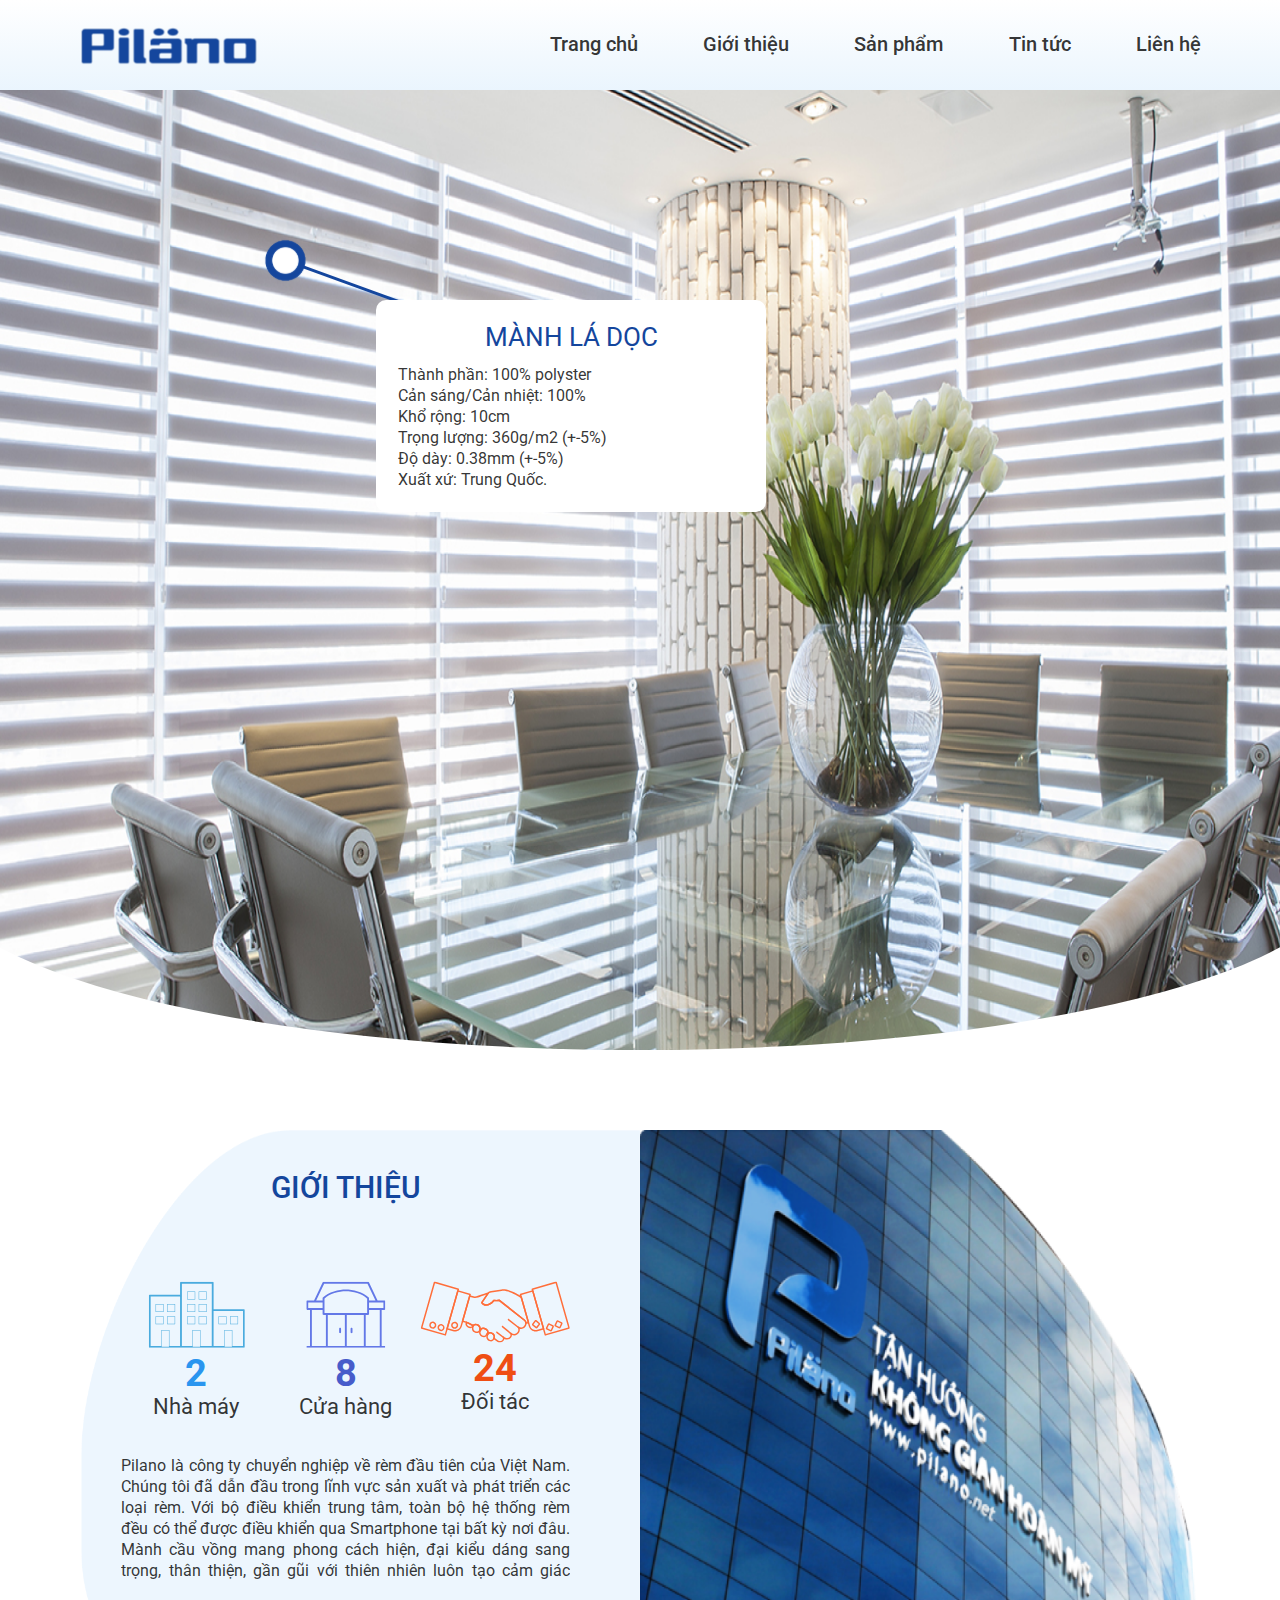
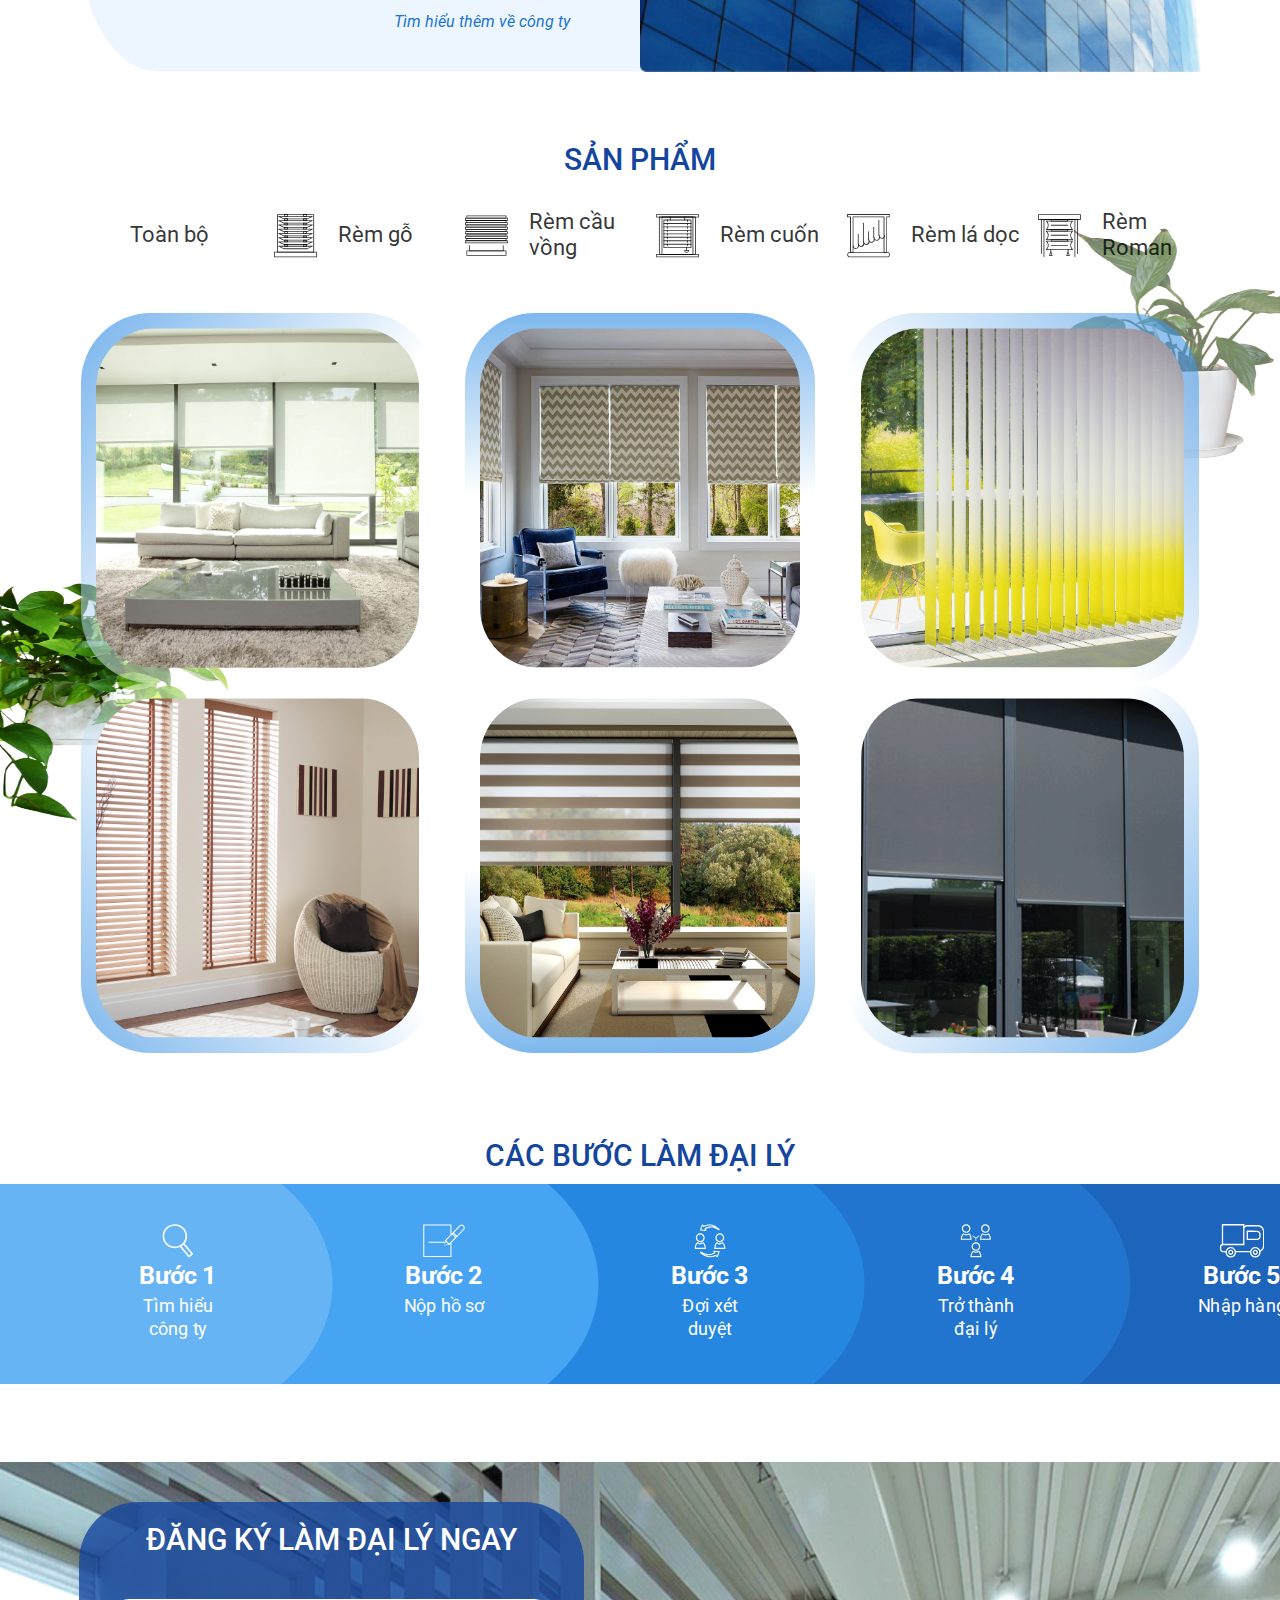
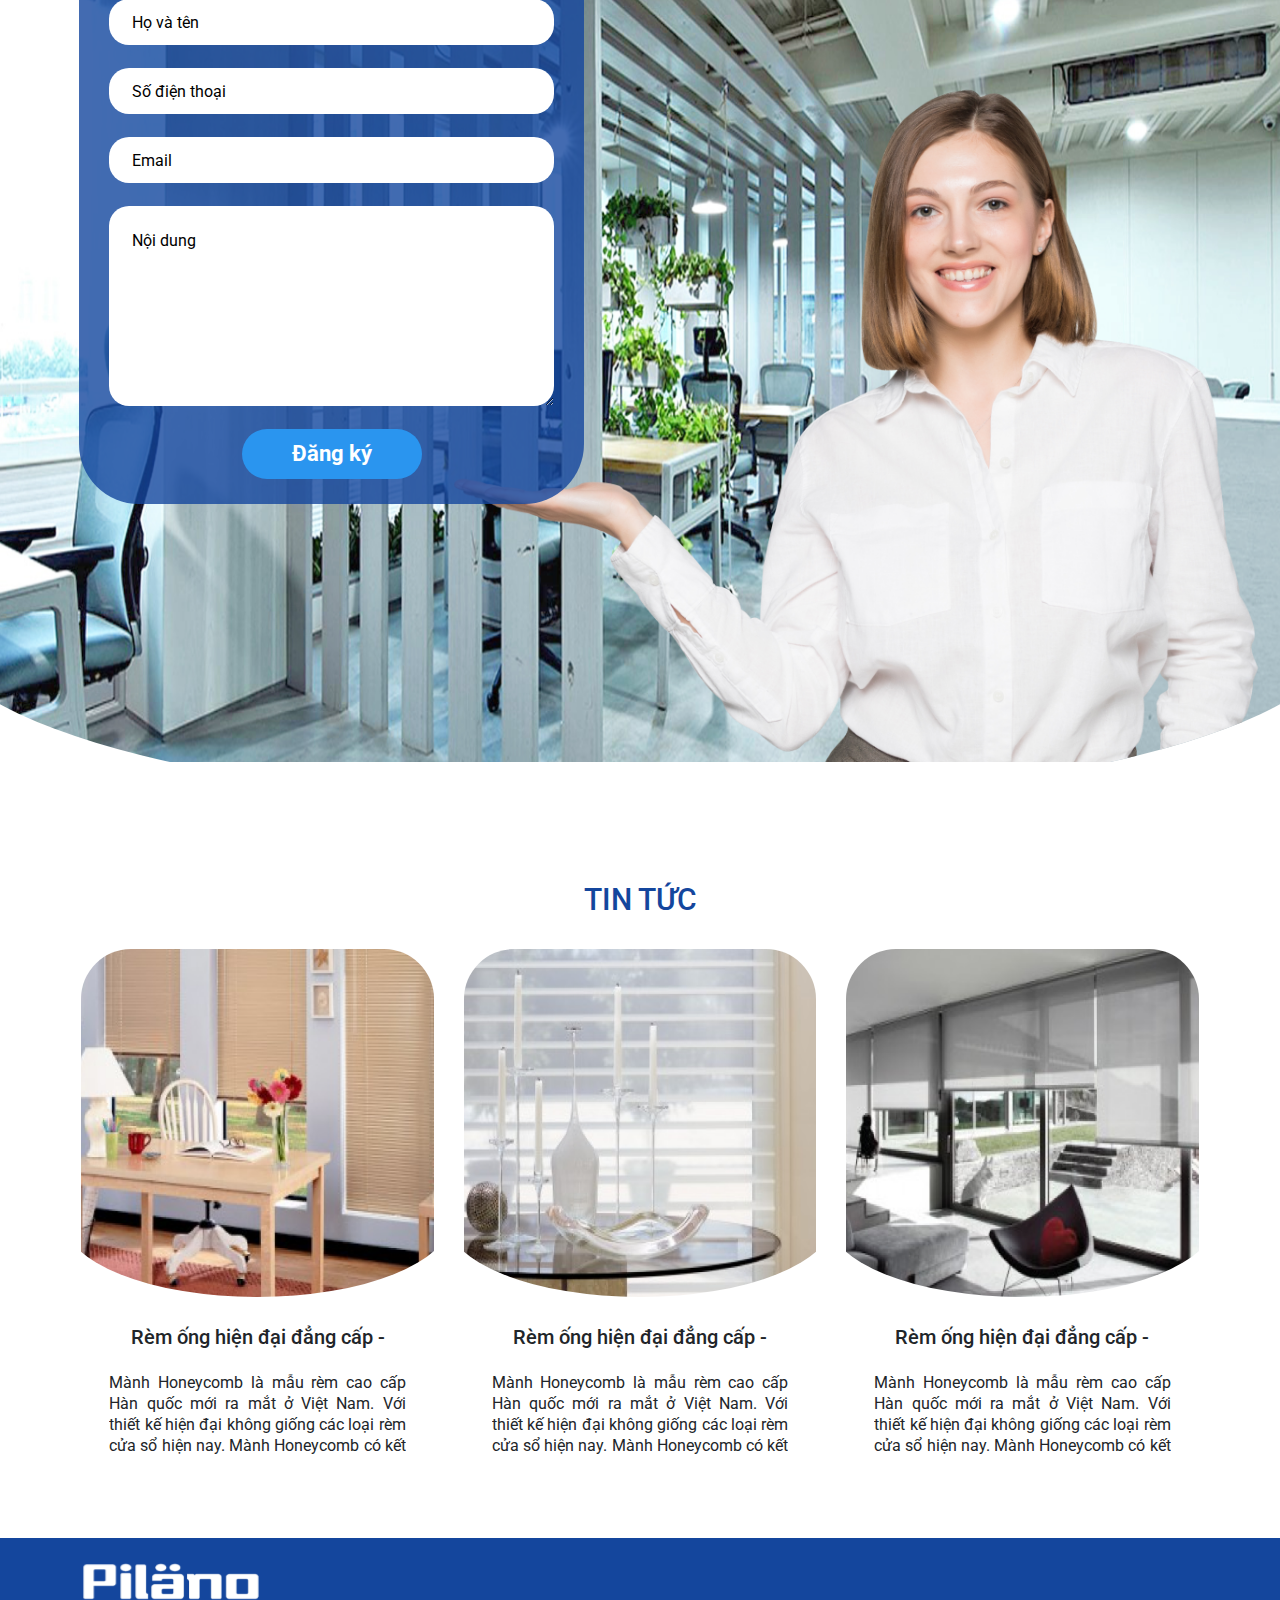
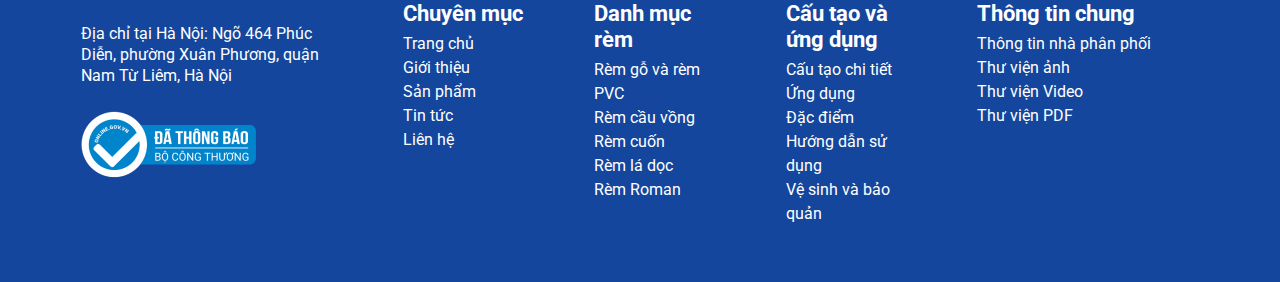
<file: index.html>
<!DOCTYPE html>
<html lang="en">
  <head>
    <meta charset="UTF-8" />
    <meta http-equiv="X-UA-Compatible" content="IE=edge" />
    <meta name="viewport" content="width=device-width, initial-scale=1.0" />
    <!-- Latest compiled and minified CSS -->
    <link
      rel="stylesheet"
      href="https:/maxcdn.bootstrapcdn.com/bootstrap/4.5.2/css/bootstrap.min.css"
    />
    <!-- jQuery library -->
    <script src="https:/ajax.googleapis.com/ajax/libs/jquery/3.5.1/jquery.min.js"></script>
    <!-- Popper JS -->
    <script src="https:/cdnjs.cloudflare.com/ajax/libs/popper.js/1.16.0/umd/popper.min.js"></script>
    <!-- Latest compiled JavaScript -->
    <script src="https:/maxcdn.bootstrapcdn.com/bootstrap/4.5.2/js/bootstrap.min.js"></script>
    <title>Home Page</title>
    <link rel="stylesheet" href="/static/css/main.css" />
    <link rel="stylesheet" href="/static/css/response.css" />
  </head>
  <body>
    <header class="active custom-padding">
      <div class="container-box flex-2">
        <a href="./index.html" class="logo-box">
          <img src="/static/images/home/logo-page.svg" alt="" />
        </a>
        <div class="nav-box">
          <img src="./static/images/home/nav.svg" alt="" />
        </div>
        <ul class="navigation flex-2">
          <div class="close"></div>
          <li><a href="./index.html">Trang chủ</a></li>
          <li><a href="./Introduce.html">Giới thiệu</a></li>
          <li><a href="./Products.html">Sản phẩm</a></li>
          <li><a href="./Articles.html">Tin tức</a></li>
          <li><a href="./Contact.html">Liên hệ</a></li>
        </ul>
      </div>
    </header>

    <section class="banner-home">
      <img src="/static/images/home/banner-home-1.png" alt="" />
      <div class="button">
        <img src="/static/images/home/button_banner.svg" alt="" />
        <div class="description-box">
          <div class="title-box">MÀNH LÁ DỌC</div>
          <div class="descriptions">
            <p>Thành phần: 100% polyster</p>
            <p>Cản sáng/Cản nhiệt: 100%</p>
            <p>Khổ rộng: 10cm</p>
            <p>Trọng lượng: 360g/m2 (+-5%)</p>
            <p>Độ dày: 0.38mm (+-5%)</p>
            <p>Xuất xứ: Trung Quốc.</p>
          </div>
        </div>
      </div>
    </section>

    <section class="introduce-home custom-padding container-box">
      <div class="container-fluid">
        <div class="row">
          <div class="col-12 col-sm-12 col-lg-12 col-xl-6 content flex-1">
            <img src="/static/images/home/bg-content-intro.png" alt="" />
            <p class="title-type-1">Giới thiệu</p>
            <div class="container">
              <div class="row info">
                <div class="col-4 d-flex align-items-center flex-column">
                  <img src="/static/images/home/icon-intro-1.svg" alt="" />
                  <p class="number">2</p>
                  <p>Nhà máy</p>
                </div>
                <div class="col-4 d-flex align-items-center flex-column">
                  <img src="/static/images/home/icon-intro-2.svg" alt="" />
                  <p class="number">8</p>

                  <p>Cửa hàng</p>
                </div>
                <div class="col-4 d-flex align-items-center flex-column">
                  <img src="/static/images/home/icon-intro-3.svg" alt="" />
                  <p class="number">24</p>
                  <p>Đối tác</p>
                </div>
              </div>
            </div>
            <p class="short-description">
              Pilano là công ty chuyển nghiệp về rèm đầu tiên của Việt Nam.
              Chúng tôi đã dẫn đầu trong lĩnh vực sản xuất và phát triển các
              loại rèm. Với bộ điều khiển trung tâm, toàn bộ hệ thống rèm đều có
              thể được điều khiển qua Smartphone tại bất kỳ nơi đâu. Mành cầu
              vồng mang phong cách hiện, đại kiểu dáng sang trọng, thân thiện,
              gần gũi với thiên nhiên luôn tạo cảm giác thoải mái dễ chịu cho
              người sử dụng, đáp ứng đầy đủ những đòi hỏi khắt khe nhất của
              khách hàng. Mành cầu vồng tạo không gian sống một cách tuyệt vời
              nhất
            </p>
            <a href="/">Tìm hiểu thêm về công ty</a>
          </div>
          <div class="col-12 col-sm-12 col-lg-12 col-xl-6 image-box">
            <img src="/static/images/home/image-intro-1.png" alt="" />
          </div>
        </div>
      </div>
    </section>

    <section class="products-home">
      <img class="tree-1" src="/static/images/home/tree-1.png" alt="" />
      <img class="tree-2" src="/static/images/home/tree-2.png" alt="" />
      <div class="container-box">
        <p class="title-type-1">Sản phẩm</p>
        <div class="container-fluid categories-box">
          <div class="row">
            <div
              class="
                category
                col-2
                d-flex
                align-items-center
                justify-content-center
              "
            >
              <p>Toàn bộ</p>
            </div>
            <div
              class="
                category
                col-2
                d-flex
                align-items-center
                justify-content-start
              "
            >
              <img src="/static/images/home/rem-go.svg" alt="" />
              <p>Rèm gỗ</p>
            </div>
            <div
              class="
                category
                col-2
                d-flex
                align-items-center
                justify-content-start
              "
            >
              <img src="/static/images/home/rem-cau-vong.svg" alt="" />
              <p>Rèm cầu vồng</p>
            </div>
            <div
              class="
                category
                col-2
                d-flex
                align-items-center
                justify-content-start
              "
            >
              <img src="/static/images/home/rem-cuon.svg" alt="" />
              <p>Rèm cuốn</p>
            </div>
            <div
              class="
                category
                col-2
                d-flex
                align-items-center
                justify-content-start
              "
            >
              <img src="/static/images/home/rem-la-doc.svg" alt="" />
              <p>Rèm lá dọc</p>
            </div>
            <div
              class="
                category
                col-2
                d-flex
                align-items-center
                justify-content-start
              "
            >
              <img src="/static/images/home/rem-roman.svg" alt="" />
              <p>Rèm Roman</p>
            </div>
          </div>
        </div>
        <div class="container-fluid products-box">
          <div class="row">
            <div class="col-6 col-sm-6 col-xl-4 product">
              <div class="box">
                <img src="/static/images/products/product-1.png" alt="" />
                <p class="product-name">Rèm cầu vồng</p>
                <div class="short-description">
                  <p>
                    Đây thật sự là một sản phẩm của nghệ thuật trong ngành trang
                    trí nội thất giúp điều chỉnh ánh sáng cho không gian sống
                    một cách tuyệt vời nhất. Mành cầu vồng mang phong cách hiện
                    đại, kiểu dáng sang trọng. Bề mặt vải có tác dụng cản nhiệt,
                    cản sáng...
                  </p>
                </div>
              </div>
            </div>
            <div class="col-6 col-sm-6 col-xl-4 product">
              <div class="box">
                <img src="/static/images/products/product-2.png" alt="" />
                <p class="product-name">Rèm cầu vồng</p>
                <div class="short-description">
                  <p>
                    Đây thật sự là một sản phẩm của nghệ thuật trong ngành trang
                    trí nội thất giúp điều chỉnh ánh sáng cho không gian sống
                    một cách tuyệt vời nhất. Mành cầu vồng mang phong cách hiện
                    đại, kiểu dáng sang trọng. Bề mặt vải có tác dụng cản nhiệt,
                    cản sáng...
                  </p>
                </div>
              </div>
            </div>
            <div class="col-6 col-sm-6 col-xl-4 product">
              <div class="box">
                <img src="/static/images/products/product-3.png" alt="" />
                <p class="product-name">Rèm cầu vồng</p>
                <div class="short-description">
                  <p>
                    Đây thật sự là một sản phẩm của nghệ thuật trong ngành trang
                    trí nội thất giúp điều chỉnh ánh sáng cho không gian sống
                    một cách tuyệt vời nhất. Mành cầu vồng mang phong cách hiện
                    đại, kiểu dáng sang trọng. Bề mặt vải có tác dụng cản nhiệt,
                    cản sáng...
                  </p>
                </div>
              </div>
            </div>
            <div class="col-6 col-sm-6 col-xl-4 product">
              <div class="box">
                <img src="/static/images/products/product-4.png" alt="" />
                <p class="product-name">Rèm cầu vồng</p>
                <div class="short-description">
                  <p>
                    Đây thật sự là một sản phẩm của nghệ thuật trong ngành trang
                    trí nội thất giúp điều chỉnh ánh sáng cho không gian sống
                    một cách tuyệt vời nhất. Mành cầu vồng mang phong cách hiện
                    đại, kiểu dáng sang trọng. Bề mặt vải có tác dụng cản nhiệt,
                    cản sáng...
                  </p>
                </div>
              </div>
            </div>
            <div class="col-6 col-sm-6 col-xl-4 product">
              <div class="box">
                <img src="/static/images/products/product-5.png" alt="" />
                <p class="product-name">Rèm cầu vồng</p>
                <div class="short-description">
                  <p>
                    Đây thật sự là một sản phẩm của nghệ thuật trong ngành trang
                    trí nội thất giúp điều chỉnh ánh sáng cho không gian sống
                    một cách tuyệt vời nhất. Mành cầu vồng mang phong cách hiện
                    đại, kiểu dáng sang trọng. Bề mặt vải có tác dụng cản nhiệt,
                    cản sáng...
                  </p>
                </div>
              </div>
            </div>
            <div class="col-6 col-sm-6 col-xl-4 product">
              <div class="box">
                <img src="/static/images/products/product-6.png" alt="" />
                <p class="product-name">Rèm cầu vồng</p>
                <div class="short-description">
                  <p>
                    Đây thật sự là một sản phẩm của nghệ thuật trong ngành trang
                    trí nội thất giúp điều chỉnh ánh sáng cho không gian sống
                    một cách tuyệt vời nhất. Mành cầu vồng mang phong cách hiện
                    đại, kiểu dáng sang trọng. Bề mặt vải có tác dụng cản nhiệt,
                    cản sáng...
                  </p>
                </div>
              </div>
            </div>
          </div>
        </div>
      </div>
    </section>
    <section class="steps-home">
      <p class="title-type-1">Các bước làm đại lý</p>
      <div class="container-fluid d-flex steps-box">
        <div>
          <div class="step flex-1">
            <div class="box flex-1">
              <img src="/static/images/home/step-1.svg" alt="" />
              <p class="step-name">Bước 1</p>
              <p>Tìm hiểu công ty</p>
            </div>
          </div>
          <div class="step flex-1">
            <div class="box flex-1">
              <img src="/static/images/home/step-2.svg" alt="" />
              <p class="step-name">Bước 2</p>
              <p>Nộp hồ sơ</p>
            </div>
          </div>
          <div class="step flex-1">
            <div class="box flex-1">
              <img src="/static/images/home/step-3.svg" alt="" />
              <p class="step-name">Bước 3</p>
              <p>Đợi xét duyệt</p>
            </div>
          </div>
          <div class="step flex-1">
            <div class="box flex-1">
              <img src="/static/images/home/step-4.svg" alt="" />
              <p class="step-name">Bước 4</p>
              <p>Trở thành đại lý</p>
            </div>
          </div>
          <div class="step flex-1">
            <div class="box flex-1">
              <img src="/static/images/home/step-5.svg" alt="" />
              <p class="step-name">Bước 5</p>
              <p>Nhập hàng</p>
            </div>
          </div>
          <div class="step flex-1">
            <div class="box flex-1">
              <img src="/static/images/home/step-6.svg" alt="" />
              <p class="step-name">Bước 6</p>
              <p>Bắt đầu kinh doanh</p>
            </div>
          </div>
        </div>
      </div>
    </section>

    <section class="sign-up-home custom-padding">
      <div class="box-bg">
        <img class="bg" src="/static/images/home/sign-up-bg.png" alt="" />
        <img class="image" src="/static/images/home/sign-up-image.png" alt="" />
      </div>
      <div class="container-box">
        <form
          class="d-flex flex-column justify-content-between align-items-center"
        >
          <p class="title-type-1">Đăng ký làm đại lý ngay</p>
          <input required type="text" placeholder="Họ và tên" />
          <input required type="text" placeholder="Số điện thoại" />
          <input required type="text" placeholder="Email" />
          <textarea placeholder="Nội dung"></textarea>
          <button type="submit" class="btn-1 submit">Đăng ký</button>
        </form>
      </div>
    </section>

    <section class="articles-home container-box">
      <p class="title-type-1">tin tức</p>
      <div class="articles container-fluid">
        <div class="row">
          <div class="col-6 col-sm-6 col-xl-4 article">
            <div class="image-box">
              <img src="/static/images/articles/article-1.png" alt="" />
            </div>
            <div class="content">
              <div class="article-title">
                Rèm ống hiện đại đẳng cấp - Honey Comb Modero
              </div>
              <div class="short-description">
                Mành Honeycomb là mẫu rèm cao cấp Hàn quốc mới ra mắt ở Việt
                Nam. Với thiết kế hiện đại không giống các loại rèm cửa sổ hiện
                nay. Mành Honeycomb có kết cấu vải dạng tổ ong đem lại khả năng
                cách nhiệt,...
              </div>
            </div>
          </div>
          <div class="col-6 col-sm-6 col-xl-4 article">
            <div class="image-box">
              <img src="/static/images/articles/article-2.png" alt="" />
            </div>
            <div class="content">
              <div class="article-title">
                Rèm ống hiện đại đẳng cấp - Honey Comb Modero
              </div>
              <div class="short-description">
                Mành Honeycomb là mẫu rèm cao cấp Hàn quốc mới ra mắt ở Việt
                Nam. Với thiết kế hiện đại không giống các loại rèm cửa sổ hiện
                nay. Mành Honeycomb có kết cấu vải dạng tổ ong đem lại khả năng
                cách nhiệt,...
              </div>
            </div>
          </div>
          <div class="col-6 col-sm-6 col-xl-4 article">
            <div class="image-box">
              <img src="/static/images/articles/article-3.png" alt="" />
            </div>
            <div class="content">
              <div class="article-title">
                Rèm ống hiện đại đẳng cấp - Honey Comb Modero
              </div>
              <div class="short-description">
                Mành Honeycomb là mẫu rèm cao cấp Hàn quốc mới ra mắt ở Việt
                Nam. Với thiết kế hiện đại không giống các loại rèm cửa sổ hiện
                nay. Mành Honeycomb có kết cấu vải dạng tổ ong đem lại khả năng
                cách nhiệt,...
              </div>
            </div>
          </div>
        </div>
      </div>
    </section>

    <footer>
      <div class="container-box">
        <div class="container-fluid">
          <div class="row">
            <div class="col-24 col-sm-4 col-xl-3 logo-box">
              <img
                src="/static/images/home/logo-footer.svg"
                alt=""
                class="logo"
              />
              <p>
                Địa chỉ tại Hà Nội: Ngõ 464 Phúc Diễn, phường Xuân Phương, quận
                Nam Từ Liêm, Hà Nội
              </p>
              <img
                src="/static/images/home/notification.png"
                alt=""
                class="noti"
              />
            </div>
            <div class="col-24 col-sm-4 col-xl-2 menu-box">
              <p>Chuyên mục</p>
              <ul>
                <li><a href="./index.html">Trang chủ</a></li>
                <li><a href="./Introduce.html">Giới thiệu</a></li>
                <li><a href="./Products.html">Sản phẩm</a></li>
                <li><a href="./Articles.html">Tin tức</a></li>
                <li><a href="./Contact.html">Liên hệ</a></li>
              </ul>
            </div>
            <div class="col-24 col-sm-4 col-xl-2 categories-box">
              <p>Danh mục rèm</p>
              <ul>
                <li><a href="/">Rèm gỗ và rèm PVC</a></li>
                <li><a href="/">Rèm cầu vồng</a></li>
                <li><a href="/">Rèm cuốn</a></li>
                <li><a href="/">Rèm lá dọc</a></li>
                <li><a href="/">Rèm Roman</a></li>
              </ul>
            </div>
            <div class="col-24 col-sm-4 col-xl-2 menu-footer-1">
              <p>Cấu tạo và ứng dụng</p>
              <ul>
                <li><a href="/">Cấu tạo chi tiết</a></li>
                <li><a href="/">Ứng dụng</a></li>
                <li><a href="/">Đặc điểm</a></li>
                <li><a href="/">Hướng dẫn sử dụng</a></li>
                <li><a href="/">Vệ sinh và bảo quản</a></li>
              </ul>
            </div>
            <div class="col-24 col-sm-4 col-xl-3 menu-footer-2">
              <p>Thông tin chung</p>
              <ul>
                <li><a href="/">Thông tin nhà phân phối</a></li>
                <li><a href="/">Thư viện ảnh</a></li>
                <li><a href="/">Thư viện Video</a></li>
                <li><a href="/">Thư viện PDF</a></li>
              </ul>
            </div>
          </div>
        </div>
      </div>
    </footer>
  </body>
</html>
</file>
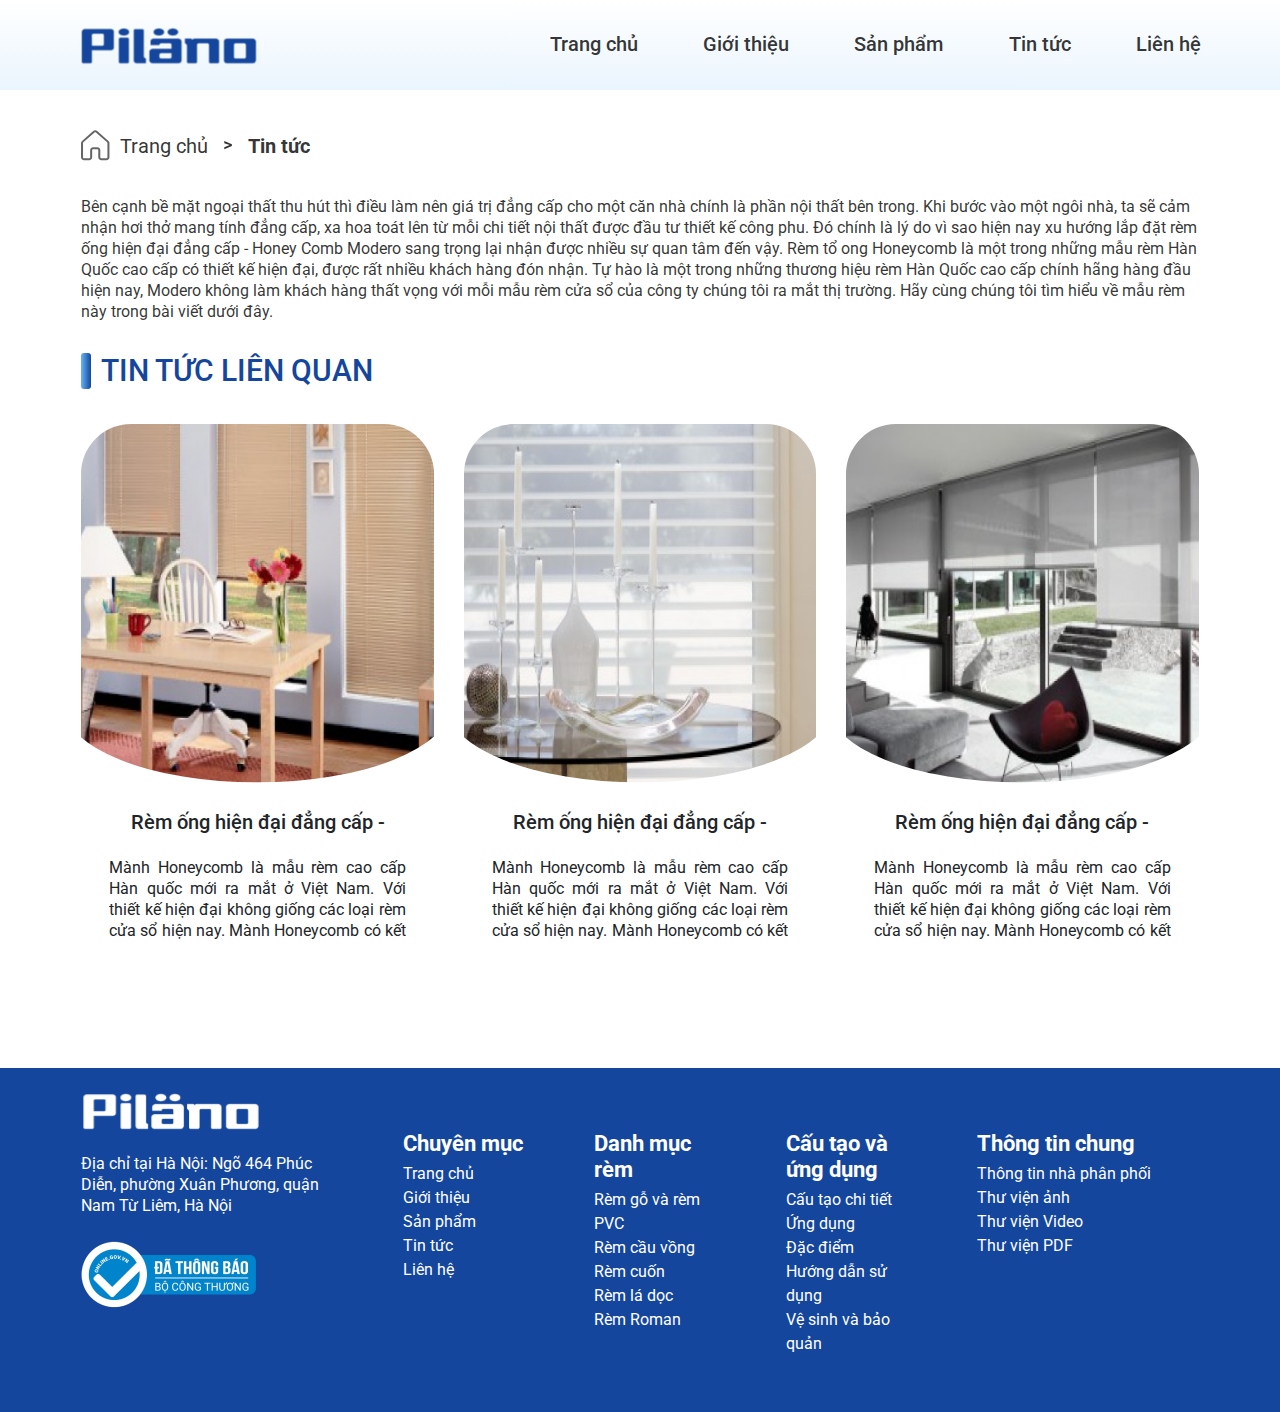
<file: ArticleDetails.html>
<!DOCTYPE html>
<html lang="en">
  <head>
    <meta charset="UTF-8" />
    <meta http-equiv="X-UA-Compatible" content="IE=edge" />
    <meta name="viewport" content="width=device-width, initial-scale=1.0" />
    <!-- Latest compiled and minified CSS -->
    <link
      rel="stylesheet"
      href="https://maxcdn.bootstrapcdn.com/bootstrap/4.5.2/css/bootstrap.min.css"
    />
    <!-- jQuery library -->
    <script src="https://ajax.googleapis.com/ajax/libs/jquery/3.5.1/jquery.min.js"></script>
    <!-- Popper JS -->
    <script src="https://cdnjs.cloudflare.com/ajax/libs/popper.js/1.16.0/umd/popper.min.js"></script>
    <!-- Latest compiled JavaScript -->
    <script src="https://maxcdn.bootstrapcdn.com/bootstrap/4.5.2/js/bootstrap.min.js"></script>
    <title>Article Details</title>
    <link rel="stylesheet" href="/static/css/main.css" />
    <link rel="stylesheet" href="/static/css/response.css" />
  </head>
  <body>
    <header class="active custom-padding">
      <div class="container-box flex-2">
        <a href="./index.html" class="logo-box">
          <img src="/static/images/home/logo-page.svg" alt="" />
        </a>
        <div class="nav-box">
          <img src="./static/images/home/nav.svg" alt="" />
        </div>
        <ul class="navigation flex-2">
          <div class="close"></div>
          <li><a href="./index.html">Trang chủ</a></li>
          <li><a href="./Introduce.html">Giới thiệu</a></li>
          <li><a href="./Products.html">Sản phẩm</a></li>
          <li><a href="./Articles.html">Tin tức</a></li>
          <li><a href="./Contact.html">Liên hệ</a></li>
        </ul>
      </div>
    </header>

    <section
      class="bread-crumb custom-padding container-box d-flex align-items-center"
    >
      <img src="/static/images/breadcrumb/home-icon.svg" alt="" class="home" />
      <a href="/">Trang chủ</a>
      <img src="/static/images/breadcrumb/to-right.svg" alt="" class="right" />
      <a href="./Contact.html" class="current-page">Tin tức</a>
    </section>

    <section class="article-details container-box">
      <div class="details custom-padding">
        <p>
          Bên cạnh bề mặt ngoại thất thu hút thì điều làm nên giá trị đẳng cấp
          cho một căn nhà chính là phần nội thất bên trong. Khi bước vào một
          ngôi nhà, ta sẽ cảm nhận hơi thở mang tính đẳng cấp, xa hoa toát lên
          từ mỗi chi tiết nội thất được đầu tư thiết kế công phu. Đó chính là lý
          do vì sao hiện nay xu hướng lắp đặt rèm ống hiện đại đẳng cấp - Honey
          Comb Modero sang trọng lại nhận được nhiều sự quan tâm đến vậy. Rèm tổ
          ong Honeycomb là một trong những mẫu rèm Hàn Quốc cao cấp có thiết kế
          hiện đại, được rất nhiều khách hàng đón nhận. Tự hào là một trong
          những thương hiệu rèm Hàn Quốc cao cấp chính hãng hàng đầu hiện nay,
          Modero không làm khách hàng thất vọng với mỗi mẫu rèm cửa sổ của công
          ty chúng tôi ra mắt thị trường. Hãy cùng chúng tôi tìm hiểu về mẫu rèm
          này trong bài viết dưới đây.
        </p>
      </div>
      <div class="related-articles">
        <div class="articles container-fluid">
          <p class="title-type-1">
            Tin tức liên quan <span class="divider"></span>
          </p>
          <div class="row">
            <div class="col-6 col-sm-6 col-xl-4 article">
              <div class="image-box">
                <img src="/static/images/articles/article-1.png" alt="" />
              </div>
              <div class="content">
                <div class="article-title">
                  Rèm ống hiện đại đẳng cấp - Honey Comb Modero
                </div>
                <div class="short-description">
                  Mành Honeycomb là mẫu rèm cao cấp Hàn quốc mới ra mắt ở Việt
                  Nam. Với thiết kế hiện đại không giống các loại rèm cửa sổ
                  hiện nay. Mành Honeycomb có kết cấu vải dạng tổ ong đem lại
                  khả năng cách nhiệt,...
                </div>
              </div>
            </div>
            <div class="col-6 col-sm-6 col-xl-4 article">
              <div class="image-box">
                <img src="/static/images/articles/article-2.png" alt="" />
              </div>
              <div class="content">
                <div class="article-title">
                  Rèm ống hiện đại đẳng cấp - Honey Comb Modero
                </div>
                <div class="short-description">
                  Mành Honeycomb là mẫu rèm cao cấp Hàn quốc mới ra mắt ở Việt
                  Nam. Với thiết kế hiện đại không giống các loại rèm cửa sổ
                  hiện nay. Mành Honeycomb có kết cấu vải dạng tổ ong đem lại
                  khả năng cách nhiệt,...
                </div>
              </div>
            </div>
            <div class="col-6 col-sm-6 col-xl-4 article">
              <div class="image-box">
                <img src="/static/images/articles/article-3.png" alt="" />
              </div>
              <div class="content">
                <div class="article-title">
                  Rèm ống hiện đại đẳng cấp - Honey Comb Modero
                </div>
                <div class="short-description">
                  Mành Honeycomb là mẫu rèm cao cấp Hàn quốc mới ra mắt ở Việt
                  Nam. Với thiết kế hiện đại không giống các loại rèm cửa sổ
                  hiện nay. Mành Honeycomb có kết cấu vải dạng tổ ong đem lại
                  khả năng cách nhiệt,...
                </div>
              </div>
            </div>
          </div>
        </div>
      </div>
    </section>

    <footer>
      <div class="container-box">
        <div class="container-fluid">
          <div class="row">
            <div class="col-24 col-sm-4 col-xl-3 logo-box">
              <img
                src="/static/images/home/logo-footer.svg"
                alt=""
                class="logo"
              />
              <p>
                Địa chỉ tại Hà Nội: Ngõ 464 Phúc Diễn, phường Xuân Phương, quận
                Nam Từ Liêm, Hà Nội
              </p>
              <img
                src="/static/images/home/notification.png"
                alt=""
                class="noti"
              />
            </div>
            <div class="col-24 col-sm-4 col-xl-2 menu-box">
              <p>Chuyên mục</p>
              <ul>
                <li><a href="./index.html">Trang chủ</a></li>
                <li><a href="./Introduce.html">Giới thiệu</a></li>
                <li><a href="./Products.html">Sản phẩm</a></li>
                <li><a href="./Articles.html">Tin tức</a></li>
                <li><a href="./Contact.html">Liên hệ</a></li>
              </ul>
            </div>
            <div class="col-24 col-sm-4 col-xl-2 categories-box">
              <p>Danh mục rèm</p>
              <ul>
                <li><a href="/">Rèm gỗ và rèm PVC</a></li>
                <li><a href="/">Rèm cầu vồng</a></li>
                <li><a href="/">Rèm cuốn</a></li>
                <li><a href="/">Rèm lá dọc</a></li>
                <li><a href="/">Rèm Roman</a></li>
              </ul>
            </div>
            <div class="col-24 col-sm-4 col-xl-2 menu-footer-1">
              <p>Cấu tạo và ứng dụng</p>
              <ul>
                <li><a href="/">Cấu tạo chi tiết</a></li>
                <li><a href="/">Ứng dụng</a></li>
                <li><a href="/">Đặc điểm</a></li>
                <li><a href="/">Hướng dẫn sử dụng</a></li>
                <li><a href="/">Vệ sinh và bảo quản</a></li>
              </ul>
            </div>
            <div class="col-24 col-sm-4 col-xl-3 menu-footer-2">
              <p>Thông tin chung</p>
              <ul>
                <li><a href="/">Thông tin nhà phân phối</a></li>
                <li><a href="/">Thư viện ảnh</a></li>
                <li><a href="/">Thư viện Video</a></li>
                <li><a href="/">Thư viện PDF</a></li>
              </ul>
            </div>
          </div>
        </div>
      </div>
    </footer>
  </body>
</html>
</file>
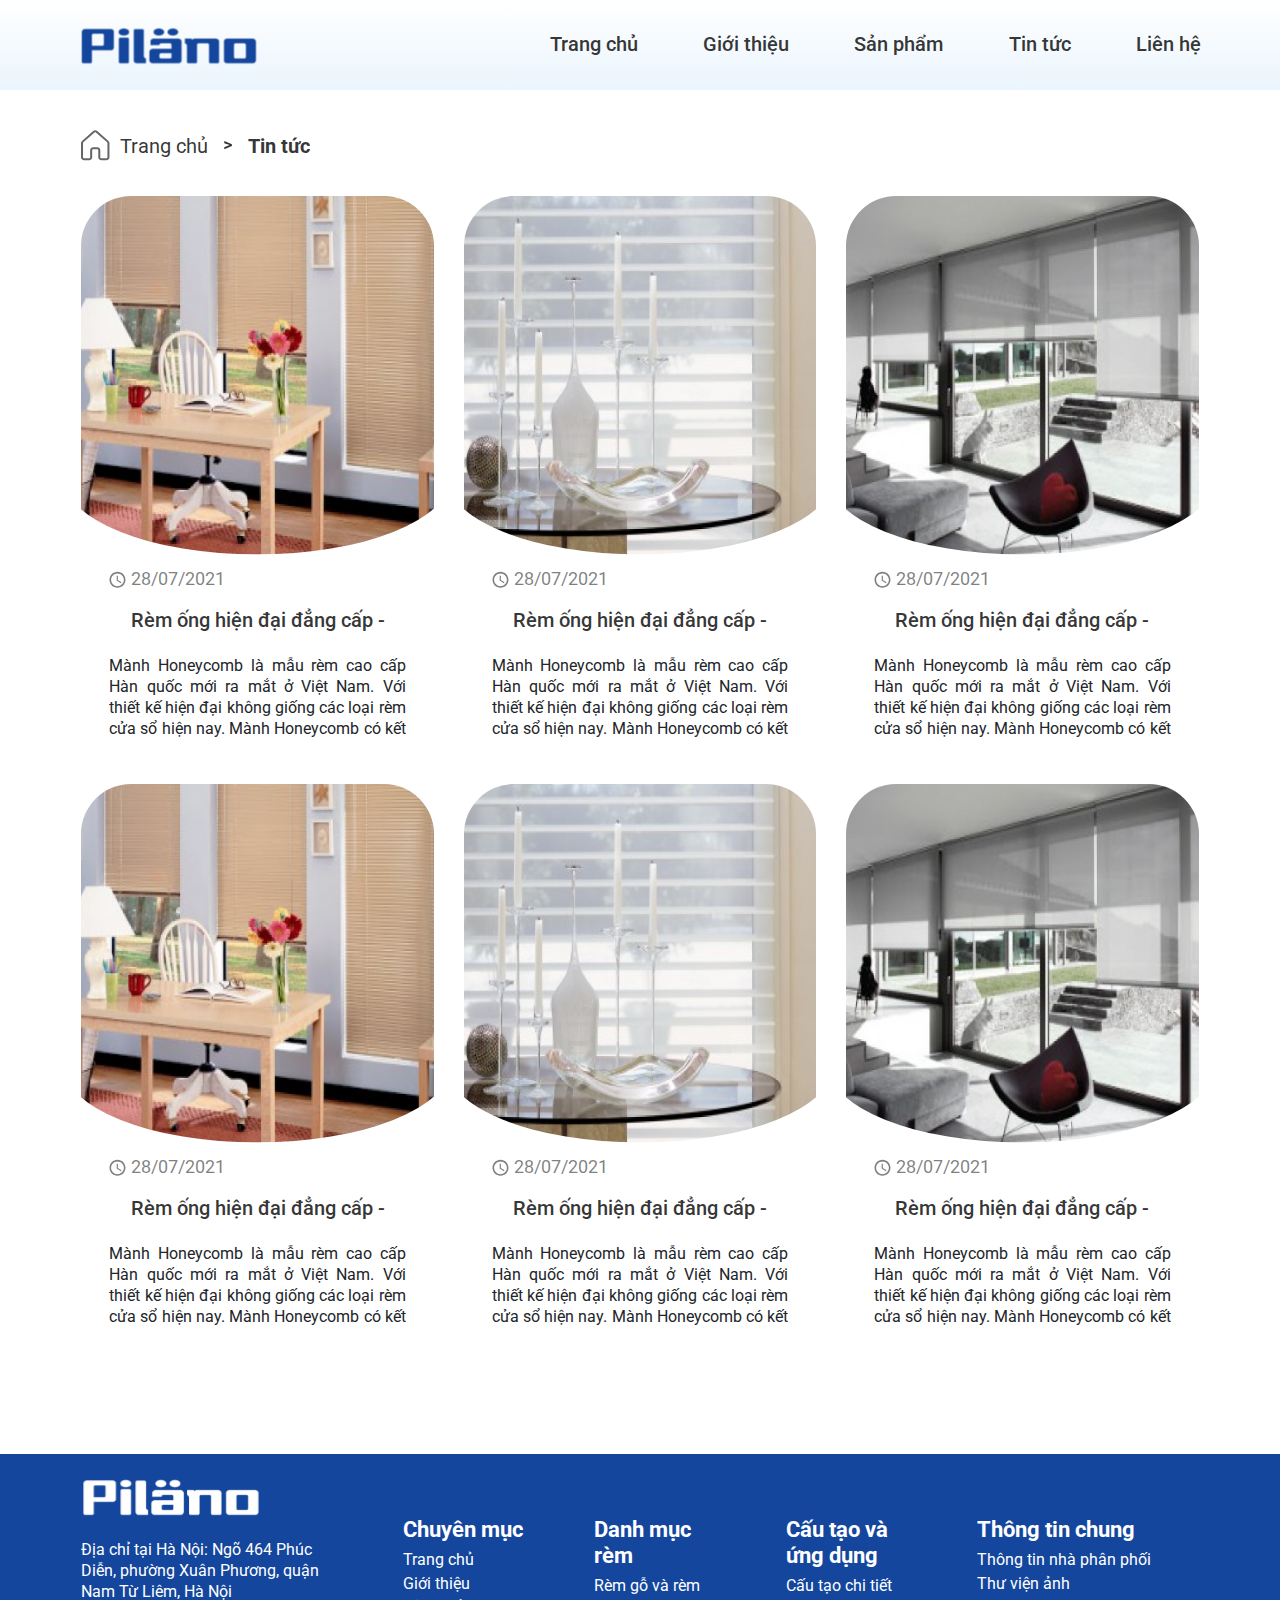
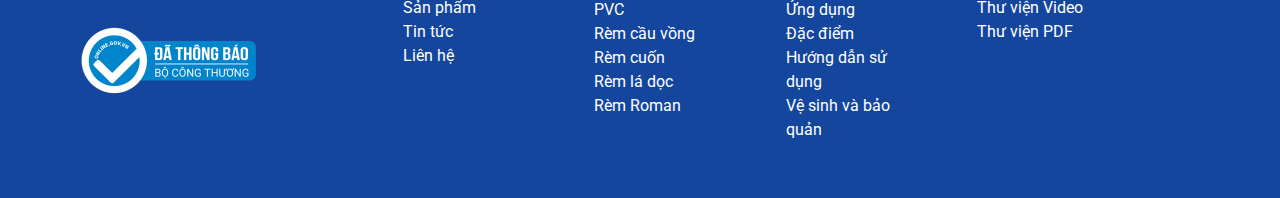
<file: Articles.html>
<!DOCTYPE html>
<html lang="en">
  <head>
    <meta charset="UTF-8" />
    <meta http-equiv="X-UA-Compatible" content="IE=edge" />
    <meta name="viewport" content="width=device-width, initial-scale=1.0" />
    <!-- Latest compiled and minified CSS -->
    <link
      rel="stylesheet"
      href="https://maxcdn.bootstrapcdn.com/bootstrap/4.5.2/css/bootstrap.min.css"
    />
    <!-- jQuery library -->
    <script src="https://ajax.googleapis.com/ajax/libs/jquery/3.5.1/jquery.min.js"></script>
    <!-- Popper JS -->
    <script src="https://cdnjs.cloudflare.com/ajax/libs/popper.js/1.16.0/umd/popper.min.js"></script>
    <!-- Latest compiled JavaScript -->
    <script src="https://maxcdn.bootstrapcdn.com/bootstrap/4.5.2/js/bootstrap.min.js"></script>
    <title>Articles</title>
    <link rel="stylesheet" href="/static/css/main.css" />
    <link rel="stylesheet" href="/static/css/response.css" />
  </head>
  <body>
    <header class="active custom-padding">
      <div class="container-box flex-2">
        <a href="./index.html" class="logo-box">
          <img src="/static/images/home/logo-page.svg" alt="" />
        </a>
        <div class="nav-box">
          <img src="./static/images/home/nav.svg" alt="" />
        </div>
        <ul class="navigation flex-2">
          <div class="close"></div>
          <li><a href="./index.html">Trang chủ</a></li>
          <li><a href="./Introduce.html">Giới thiệu</a></li>
          <li><a href="./Products.html">Sản phẩm</a></li>
          <li><a href="./Articles.html">Tin tức</a></li>
          <li><a href="./Contact.html">Liên hệ</a></li>
        </ul>
      </div>
    </header>

    <section
      class="bread-crumb custom-padding container-box d-flex align-items-center"
    >
      <img src="/static/images/breadcrumb/home-icon.svg" alt="" class="home" />
      <a href="/">Trang chủ</a>
      <img src="/static/images/breadcrumb/to-right.svg" alt="" class="right" />
      <a href="./Contact.html" class="current-page">Tin tức</a>
    </section>

    <section class="articles-page container-box">
      <div class="articles container-fluid">
        <div class="row">
          <div class="col-6 col-sm-6 col-xl-4 article">
            <div class="image-box">
              <img src="/static/images/articles/article-1.png" alt="" />
            </div>
            <div class="content">
              <div class="date d-flex align-items-center">
                <img src="/static/images/articles/time.svg" alt="" />
                <p>28/07/2021</p>
              </div>
              <a href="./ArticleDetails.html" class="article-title">
                Rèm ống hiện đại đẳng cấp - Honey Comb Modero
              </a>
              <div class="short-description">
                Mành Honeycomb là mẫu rèm cao cấp Hàn quốc mới ra mắt ở Việt
                Nam. Với thiết kế hiện đại không giống các loại rèm cửa sổ hiện
                nay. Mành Honeycomb có kết cấu vải dạng tổ ong đem lại khả năng
                cách nhiệt,...
              </div>
              <a href="/" class="see-more"
                ><img src="./static/images/articles/see-more.svg" alt=""
              /></a>
            </div>
          </div>
          <div class="col-6 col-sm-6 col-xl-4 article">
            <div class="image-box">
              <img src="/static/images/articles/article-2.png" alt="" />
            </div>
            <div class="content">
              <div class="date d-flex align-items-center">
                <img src="/static/images/articles/time.svg" alt="" />
                <p>28/07/2021</p>
              </div>
              <a href="./ArticleDetails.html" class="article-title">
                Rèm ống hiện đại đẳng cấp - Honey Comb Modero
              </a>
              <div class="short-description">
                Mành Honeycomb là mẫu rèm cao cấp Hàn quốc mới ra mắt ở Việt
                Nam. Với thiết kế hiện đại không giống các loại rèm cửa sổ hiện
                nay. Mành Honeycomb có kết cấu vải dạng tổ ong đem lại khả năng
                cách nhiệt,...
              </div>
              <a href="/" class="see-more"
                ><img src="./static/images/articles/see-more.svg" alt=""
              /></a>
            </div>
          </div>
          <div class="col-6 col-sm-6 col-xl-4 article">
            <div class="image-box">
              <img src="/static/images/articles/article-3.png" alt="" />
            </div>
            <div class="content">
              <div class="date d-flex align-items-center">
                <img src="/static/images/articles/time.svg" alt="" />
                <p>28/07/2021</p>
              </div>
              <a href="./ArticleDetails.html" class="article-title">
                Rèm ống hiện đại đẳng cấp - Honey Comb Modero
              </a>
              <div class="short-description">
                Mành Honeycomb là mẫu rèm cao cấp Hàn quốc mới ra mắt ở Việt
                Nam. Với thiết kế hiện đại không giống các loại rèm cửa sổ hiện
                nay. Mành Honeycomb có kết cấu vải dạng tổ ong đem lại khả năng
                cách nhiệt,...
              </div>
              <a href="/" class="see-more"
                ><img src="./static/images/articles/see-more.svg" alt=""
              /></a>
            </div>
          </div>
          <div class="col-6 col-sm-6 col-xl-4 article">
            <div class="image-box">
              <img src="/static/images/articles/article-1.png" alt="" />
            </div>
            <div class="content">
              <div class="date d-flex align-items-center">
                <img src="/static/images/articles/time.svg" alt="" />
                <p>28/07/2021</p>
              </div>
              <a href="./ArticleDetails.html" class="article-title">
                Rèm ống hiện đại đẳng cấp - Honey Comb Modero
              </a>
              <div class="short-description">
                Mành Honeycomb là mẫu rèm cao cấp Hàn quốc mới ra mắt ở Việt
                Nam. Với thiết kế hiện đại không giống các loại rèm cửa sổ hiện
                nay. Mành Honeycomb có kết cấu vải dạng tổ ong đem lại khả năng
                cách nhiệt,...
              </div>
            </div>
          </div>
          <div class="col-6 col-sm-6 col-xl-4 article">
            <div class="image-box">
              <img src="/static/images/articles/article-2.png" alt="" />
            </div>
            <div class="content">
              <div class="date d-flex align-items-center">
                <img src="/static/images/articles/time.svg" alt="" />
                <p>28/07/2021</p>
              </div>
              <a href="./ArticleDetails.html" class="article-title">
                Rèm ống hiện đại đẳng cấp - Honey Comb Modero
              </a>
              <div class="short-description">
                Mành Honeycomb là mẫu rèm cao cấp Hàn quốc mới ra mắt ở Việt
                Nam. Với thiết kế hiện đại không giống các loại rèm cửa sổ hiện
                nay. Mành Honeycomb có kết cấu vải dạng tổ ong đem lại khả năng
                cách nhiệt,...
              </div>
            </div>
          </div>
          <div class="col-6 col-sm-6 col-xl-4 article">
            <div class="image-box">
              <img src="/static/images/articles/article-3.png" alt="" />
            </div>
            <div class="content">
              <div class="date d-flex align-items-center">
                <img src="/static/images/articles/time.svg" alt="" />
                <p>28/07/2021</p>
              </div>
              <a href="./ArticleDetails.html" class="article-title">
                Rèm ống hiện đại đẳng cấp - Honey Comb Modero
              </a>
              <div class="short-description">
                Mành Honeycomb là mẫu rèm cao cấp Hàn quốc mới ra mắt ở Việt
                Nam. Với thiết kế hiện đại không giống các loại rèm cửa sổ hiện
                nay. Mành Honeycomb có kết cấu vải dạng tổ ong đem lại khả năng
                cách nhiệt,...
              </div>
            </div>
          </div>
        </div>
      </div>
    </section>

    <footer>
      <div class="container-box">
        <div class="container-fluid">
          <div class="row">
            <div class="col-24 col-sm-4 col-xl-3 logo-box">
              <img
                src="/static/images/home/logo-footer.svg"
                alt=""
                class="logo"
              />
              <p>
                Địa chỉ tại Hà Nội: Ngõ 464 Phúc Diễn, phường Xuân Phương, quận
                Nam Từ Liêm, Hà Nội
              </p>
              <img
                src="/static/images/home/notification.png"
                alt=""
                class="noti"
              />
            </div>
            <div class="col-24 col-sm-4 col-xl-2 menu-box">
              <p>Chuyên mục</p>
              <ul>
                <li><a href="./index.html">Trang chủ</a></li>
                <li><a href="./Introduce.html">Giới thiệu</a></li>
                <li><a href="./Products.html">Sản phẩm</a></li>
                <li><a href="./Articles.html">Tin tức</a></li>
                <li><a href="./Contact.html">Liên hệ</a></li>
              </ul>
            </div>
            <div class="col-24 col-sm-4 col-xl-2 categories-box">
              <p>Danh mục rèm</p>
              <ul>
                <li><a href="/">Rèm gỗ và rèm PVC</a></li>
                <li><a href="/">Rèm cầu vồng</a></li>
                <li><a href="/">Rèm cuốn</a></li>
                <li><a href="/">Rèm lá dọc</a></li>
                <li><a href="/">Rèm Roman</a></li>
              </ul>
            </div>
            <div class="col-24 col-sm-4 col-xl-2 menu-footer-1">
              <p>Cấu tạo và ứng dụng</p>
              <ul>
                <li><a href="/">Cấu tạo chi tiết</a></li>
                <li><a href="/">Ứng dụng</a></li>
                <li><a href="/">Đặc điểm</a></li>
                <li><a href="/">Hướng dẫn sử dụng</a></li>
                <li><a href="/">Vệ sinh và bảo quản</a></li>
              </ul>
            </div>
            <div class="col-24 col-sm-4 col-xl-3 menu-footer-2">
              <p>Thông tin chung</p>
              <ul>
                <li><a href="/">Thông tin nhà phân phối</a></li>
                <li><a href="/">Thư viện ảnh</a></li>
                <li><a href="/">Thư viện Video</a></li>
                <li><a href="/">Thư viện PDF</a></li>
              </ul>
            </div>
          </div>
        </div>
      </div>
    </footer>
  </body>
</html>
</file>
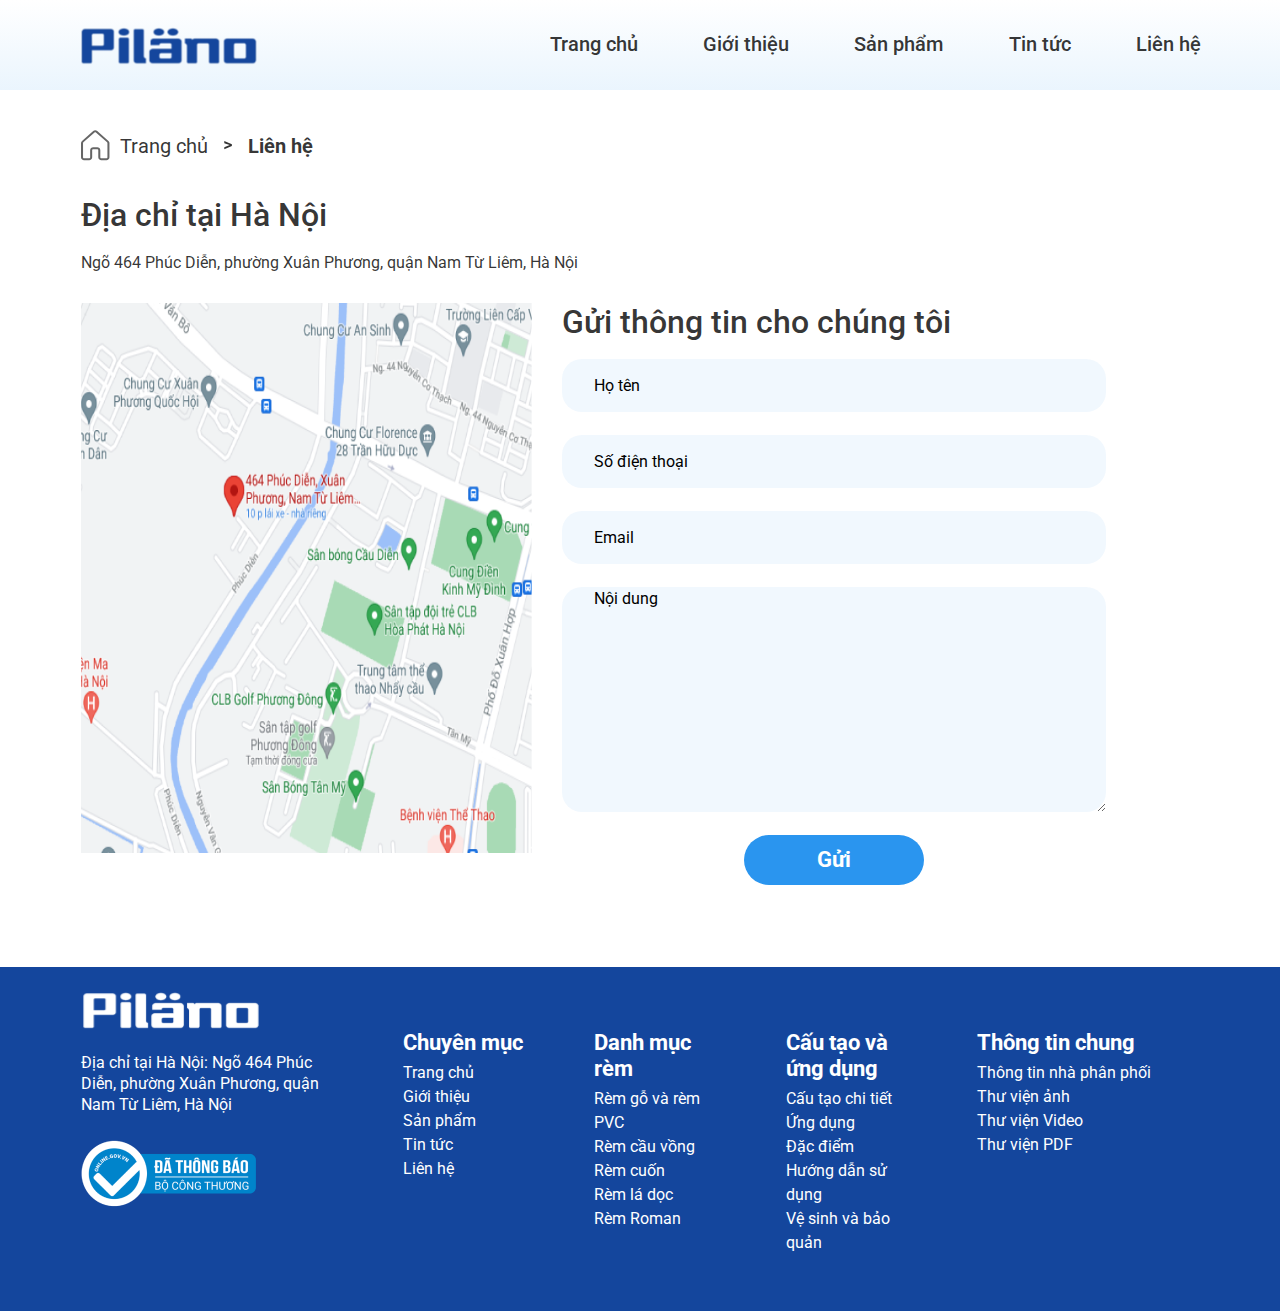
<file: Contact.html>
<!DOCTYPE html>
<html lang="en">
  <head>
    <meta charset="UTF-8" />
    <meta http-equiv="X-UA-Compatible" content="IE=edge" />
    <meta name="viewport" content="width=device-width, initial-scale=1.0" />
    <!-- Latest compiled and minified CSS -->
    <link
      rel="stylesheet"
      href="https://maxcdn.bootstrapcdn.com/bootstrap/4.5.2/css/bootstrap.min.css"
    />
    <!-- jQuery library -->
    <script src="https://ajax.googleapis.com/ajax/libs/jquery/3.5.1/jquery.min.js"></script>
    <!-- Popper JS -->
    <script src="https://cdnjs.cloudflare.com/ajax/libs/popper.js/1.16.0/umd/popper.min.js"></script>
    <!-- Latest compiled JavaScript -->
    <script src="https://maxcdn.bootstrapcdn.com/bootstrap/4.5.2/js/bootstrap.min.js"></script>
    <title>Contact</title>
    <link rel="stylesheet" href="/static/css/main.css" />
    <link rel="stylesheet" href="/static/css/response.css" />
  </head>
  <body>
    <header class="active custom-padding">
      <div class="container-box flex-2">
        <a href="./index.html" class="logo-box">
          <img src="/static/images/home/logo-page.svg" alt="" />
        </a>
        <div class="nav-box">
          <img src="./static/images/home/nav.svg" alt="" />
        </div>
        <ul class="navigation flex-2">
          <div class="close"></div>
          <li><a href="./index.html">Trang chủ</a></li>
          <li><a href="./Introduce.html">Giới thiệu</a></li>
          <li><a href="./Products.html">Sản phẩm</a></li>
          <li><a href="./Articles.html">Tin tức</a></li>
          <li><a href="./Contact.html">Liên hệ</a></li>
        </ul>
      </div>
    </header>

    <section
      class="bread-crumb custom-padding container-box d-flex align-items-center"
    >
      <img src="/static/images/breadcrumb/home-icon.svg" alt="" class="home" />
      <a href="/">Trang chủ</a>
      <img src="/static/images/breadcrumb/to-right.svg" alt="" class="right" />
      <a href="./Contact.html" class="current-page">Liên hệ</a>
    </section>

    <section class="contact-page custom-padding container-box">
      <div class="address">
        <p class="title-type-2">Địa chỉ tại Hà Nội</p>
        <p>Ngõ 464 Phúc Diễn, phường Xuân Phương, quận Nam Từ Liêm, Hà Nội</p>
      </div>
      <div class="container-fluid">
        <div class="row">
          <div class="col-12 col-lg-12 col-xl-5 map">
            <img src="/static/images/contact/map.png" alt="" />
          </div>
          <form
            class="
              col-12 col-lg-12 col-xl-6
              d-flex
              flex-column
              align-items-start
              justify-content-start
            "
          >
            <p class="title-type-2">Gửi thông tin cho chúng tôi</p>
            <input required type="text" placeholder="Họ tên" />
            <input required type="text" placeholder="Số điện thoại" />
            <input required type="text" placeholder="Email" />
            <textarea placeholder="Nội dung"></textarea>
            <button type="submit" class="btn-1 submit">Gửi</button>
          </form>
        </div>
      </div>
    </section>

    <footer>
      <div class="container-box">
        <div class="container-fluid">
          <div class="row">
            <div class="col-24 col-sm-4 col-xl-3 logo-box">
              <img
                src="/static/images/home/logo-footer.svg"
                alt=""
                class="logo"
              />
              <p>
                Địa chỉ tại Hà Nội: Ngõ 464 Phúc Diễn, phường Xuân Phương, quận
                Nam Từ Liêm, Hà Nội
              </p>
              <img
                src="/static/images/home/notification.png"
                alt=""
                class="noti"
              />
            </div>
            <div class="col-24 col-sm-4 col-xl-2 menu-box">
              <p>Chuyên mục</p>
              <ul>
                <li><a href="./index.html">Trang chủ</a></li>
                <li><a href="./Introduce.html">Giới thiệu</a></li>
                <li><a href="./Products.html">Sản phẩm</a></li>
                <li><a href="./Articles.html">Tin tức</a></li>
                <li><a href="./Contact.html">Liên hệ</a></li>
              </ul>
            </div>
            <div class="col-24 col-sm-4 col-xl-2 categories-box">
              <p>Danh mục rèm</p>
              <ul>
                <li><a href="/">Rèm gỗ và rèm PVC</a></li>
                <li><a href="/">Rèm cầu vồng</a></li>
                <li><a href="/">Rèm cuốn</a></li>
                <li><a href="/">Rèm lá dọc</a></li>
                <li><a href="/">Rèm Roman</a></li>
              </ul>
            </div>
            <div class="col-24 col-sm-4 col-xl-2 menu-footer-1">
              <p>Cấu tạo và ứng dụng</p>
              <ul>
                <li><a href="/">Cấu tạo chi tiết</a></li>
                <li><a href="/">Ứng dụng</a></li>
                <li><a href="/">Đặc điểm</a></li>
                <li><a href="/">Hướng dẫn sử dụng</a></li>
                <li><a href="/">Vệ sinh và bảo quản</a></li>
              </ul>
            </div>
            <div class="col-24 col-sm-4 col-xl-3 menu-footer-2">
              <p>Thông tin chung</p>
              <ul>
                <li><a href="/">Thông tin nhà phân phối</a></li>
                <li><a href="/">Thư viện ảnh</a></li>
                <li><a href="/">Thư viện Video</a></li>
                <li><a href="/">Thư viện PDF</a></li>
              </ul>
            </div>
          </div>
        </div>
      </div>
    </footer>
  </body>
</html>
</file>
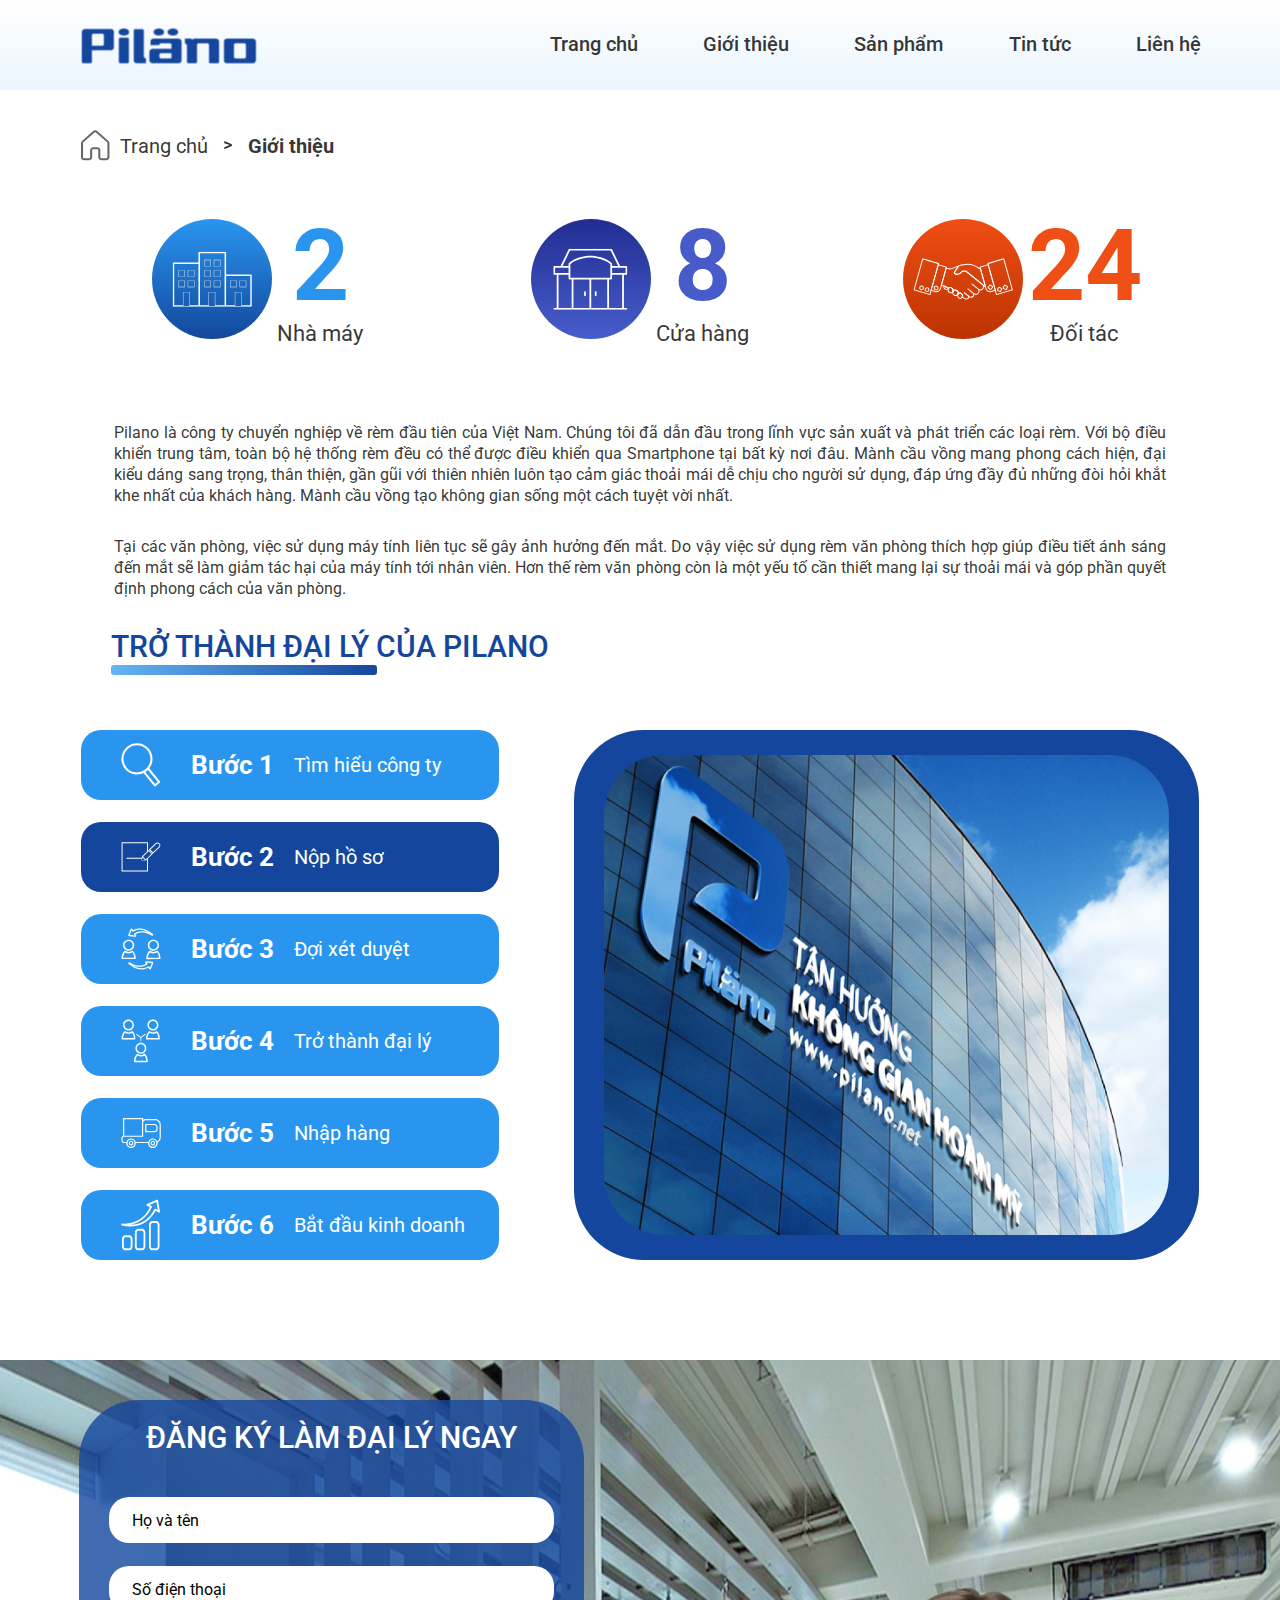
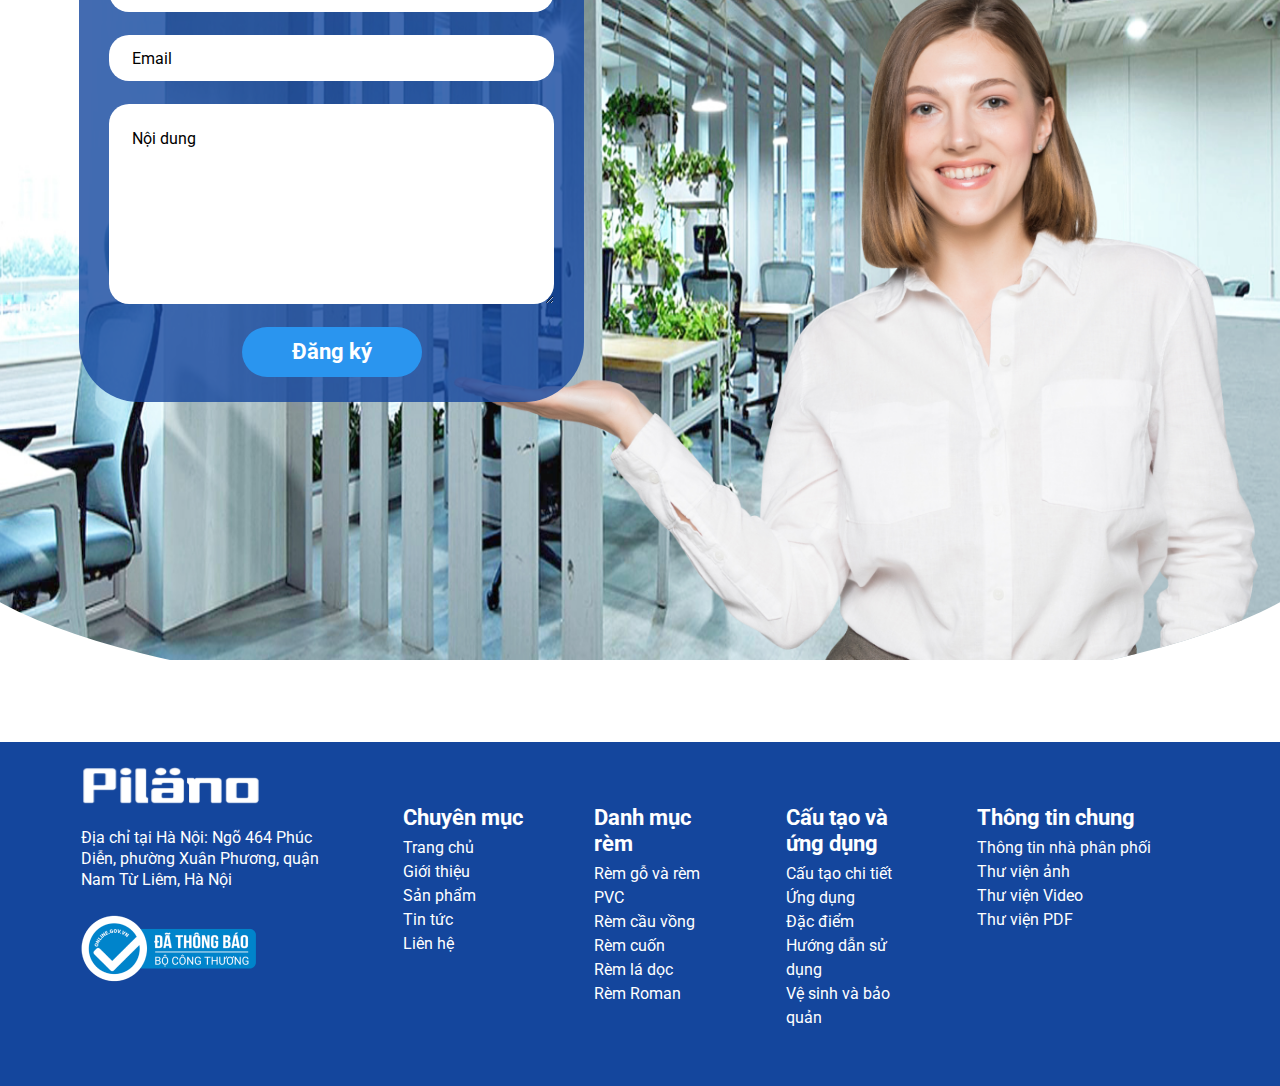
<file: Introduce.html>
<!DOCTYPE html>
<html lang="en">
  <head>
    <meta charset="UTF-8" />
    <meta http-equiv="X-UA-Compatible" content="IE=edge" />
    <meta name="viewport" content="width=device-width, initial-scale=1.0" />
    <!-- Latest compiled and minified CSS -->
    <link
      rel="stylesheet"
      href="https://maxcdn.bootstrapcdn.com/bootstrap/4.5.2/css/bootstrap.min.css"
    />
    <!-- jQuery library -->
    <script src="https://ajax.googleapis.com/ajax/libs/jquery/3.5.1/jquery.min.js"></script>
    <!-- Popper JS -->
    <script src="https://cdnjs.cloudflare.com/ajax/libs/popper.js/1.16.0/umd/popper.min.js"></script>
    <!-- Latest compiled JavaScript -->
    <script src="https://maxcdn.bootstrapcdn.com/bootstrap/4.5.2/js/bootstrap.min.js"></script>
    <title>Introduce</title>
    <link rel="stylesheet" href="/static/css/main.css" />
    <link rel="stylesheet" href="/static/css/response.css" />
  </head>
  <body>
    <header class="active custom-padding">
      <div class="container-box flex-2">
        <a href="./index.html" class="logo-box">
          <img src="/static/images/home/logo-page.svg" alt="" />
        </a>
        <div class="nav-box">
          <img src="./static/images/home/nav.svg" alt="" />
        </div>
        <ul class="navigation flex-2">
          <div class="close"></div>
          <li><a href="./index.html">Trang chủ</a></li>
          <li><a href="./Introduce.html">Giới thiệu</a></li>
          <li><a href="./Products.html">Sản phẩm</a></li>
          <li><a href="./Articles.html">Tin tức</a></li>
          <li><a href="./Contact.html">Liên hệ</a></li>
        </ul>
      </div>
    </header>

    <section
      class="bread-crumb custom-padding container-box d-flex align-items-center"
    >
      <img src="/static/images/breadcrumb/home-icon.svg" alt="" class="home" />
      <a href="/">Trang chủ</a>
      <img src="/static/images/breadcrumb/to-right.svg" alt="" class="right" />
      <a href="./Contact.html" class="current-page">Giới thiệu</a>
    </section>

    <section class="introduce-page container-box">
      <div class="about container-fluid">
        <div class="row">
          <div
            class="box col-4 d-flex align-items-center justify-content-center"
          >
            <div
              class="image-box d-flex align-items-center justify-content-center"
            >
              <img src="/static/images/home/icon-intro-1.svg" alt="" />
            </div>
            <div>
              <p class="number">2</p>
              <p>Nhà máy</p>
            </div>
          </div>
          <div
            class="box col-4 d-flex align-items-center justify-content-center"
          >
            <div
              class="image-box d-flex align-items-center justify-content-center"
            >
              <img src="/static/images/home/icon-intro-2.svg" alt="" />
            </div>
            <div>
              <p class="number">8</p>
              <p>Cửa hàng</p>
            </div>
          </div>
          <div
            class="box col-4 d-flex align-items-center justify-content-center"
          >
            <div
              class="image-box d-flex align-items-center justify-content-center"
            >
              <img src="/static/images/home/icon-intro-3.svg" alt="" />
            </div>
            <div>
              <p class="number">24</p>
              <p>Đối tác</p>
            </div>
          </div>
          <div class="descriptions col-12">
            <p>
              Pilano là công ty chuyển nghiệp về rèm đầu tiên của Việt Nam.
              Chúng tôi đã dẫn đầu trong lĩnh vực sản xuất và phát triển các
              loại rèm. Với bộ điều khiển trung tâm, toàn bộ hệ thống rèm đều có
              thể được điều khiển qua Smartphone tại bất kỳ nơi đâu. Mành cầu
              vồng mang phong cách hiện, đại kiểu dáng sang trọng, thân thiện,
              gần gũi với thiên nhiên luôn tạo cảm giác thoải mái dễ chịu cho
              người sử dụng, đáp ứng đầy đủ những đòi hỏi khắt khe nhất của
              khách hàng. Mành cầu vồng tạo không gian sống một cách tuyệt vời
              nhất.
            </p>
            <p>
              Tại các văn phòng, việc sử dụng máy tính liên tục sẽ gây ảnh hưởng
              đến mắt. Do vậy việc sử dụng rèm văn phòng thích hợp giúp điều
              tiết ánh sáng đến mắt sẽ làm giảm tác hại của máy tính tới nhân
              viên. Hơn thế rèm văn phòng còn là một yếu tố cần thiết mang lại
              sự thoải mái và góp phần quyết định phong cách của văn phòng.
            </p>
          </div>
        </div>
      </div>

      <div class="step-box container-fluid">
        <p class="title-type-1">TRỞ THÀNH ĐẠI LÝ CỦA PILANO</p>
        <div class="divider"></div>
        <div class="row">
          <div class="left-side col-12 col-sm-12 col-xl-5">
            <div>
              <div class="box d-flex align-items-center">
                <img src="/static/images/home/step-1.svg" alt="" />
                <p class="step">Bước 1</p>
                <p>Tìm hiểu công ty</p>
              </div>
              <div class="box active d-flex align-items-center">
                <img src="/static/images/home/step-2.svg" alt="" />
                <p class="step">Bước 2</p>
                <p>Nộp hồ sơ</p>
              </div>
              <div class="box d-flex align-items-center">
                <img src="/static/images/home/step-3.svg" alt="" />
                <p class="step">Bước 3</p>
                <p>Đợi xét duyệt</p>
              </div>
              <div class="box d-flex align-items-center">
                <img src="/static/images/home/step-4.svg" alt="" />
                <p class="step">Bước 4</p>
                <p>Trở thành đại lý</p>
              </div>
              <div class="box d-flex align-items-center">
                <img src="/static/images/home/step-5.svg" alt="" />
                <p class="step">Bước 5</p>
                <p>Nhập hàng</p>
              </div>
              <div class="box d-flex align-items-center">
                <img src="/static/images/home/step-6.svg" alt="" />
                <p class="step">Bước 6</p>
                <p>Bắt đầu kinh doanh</p>
              </div>
            </div>
          </div>
          <div class="right-side col-12 col-sm-12 col-xl-7">
            <div>
              <img src="/static/images/introduce/image-intro.png" alt="" />
            </div>
          </div>
        </div>
      </div>
    </section>

    <section class="sign-up-home custom-padding">
      <div class="box-bg">
        <img class="bg" src="/static/images/home/sign-up-bg.png" alt="" />
        <img class="image" src="/static/images/home/sign-up-image.png" alt="" />
      </div>
      <div class="container-box">
        <form
          class="d-flex flex-column justify-content-between align-items-center"
        >
          <p class="title-type-1">Đăng ký làm đại lý ngay</p>
          <input required type="text" placeholder="Họ và tên" />
          <input required type="text" placeholder="Số điện thoại" />
          <input required type="text" placeholder="Email" />
          <textarea placeholder="Nội dung"></textarea>
          <button type="submit" class="btn-1 submit">Đăng ký</button>
        </form>
      </div>
    </section>

    <footer>
      <div class="container-box">
        <div class="container-fluid">
          <div class="row">
            <div class="col-24 col-sm-4 col-xl-3 logo-box">
              <img
                src="/static/images/home/logo-footer.svg"
                alt=""
                class="logo"
              />
              <p>
                Địa chỉ tại Hà Nội: Ngõ 464 Phúc Diễn, phường Xuân Phương, quận
                Nam Từ Liêm, Hà Nội
              </p>
              <img
                src="/static/images/home/notification.png"
                alt=""
                class="noti"
              />
            </div>
            <div class="col-24 col-sm-4 col-xl-2 menu-box">
              <p>Chuyên mục</p>
              <ul>
                <li><a href="./index.html">Trang chủ</a></li>
                <li><a href="./Introduce.html">Giới thiệu</a></li>
                <li><a href="./Products.html">Sản phẩm</a></li>
                <li><a href="./Articles.html">Tin tức</a></li>
                <li><a href="./Contact.html">Liên hệ</a></li>
              </ul>
            </div>
            <div class="col-24 col-sm-4 col-xl-2 categories-box">
              <p>Danh mục rèm</p>
              <ul>
                <li><a href="/">Rèm gỗ và rèm PVC</a></li>
                <li><a href="/">Rèm cầu vồng</a></li>
                <li><a href="/">Rèm cuốn</a></li>
                <li><a href="/">Rèm lá dọc</a></li>
                <li><a href="/">Rèm Roman</a></li>
              </ul>
            </div>
            <div class="col-24 col-sm-4 col-xl-2 menu-footer-1">
              <p>Cấu tạo và ứng dụng</p>
              <ul>
                <li><a href="/">Cấu tạo chi tiết</a></li>
                <li><a href="/">Ứng dụng</a></li>
                <li><a href="/">Đặc điểm</a></li>
                <li><a href="/">Hướng dẫn sử dụng</a></li>
                <li><a href="/">Vệ sinh và bảo quản</a></li>
              </ul>
            </div>
            <div class="col-3 col-sm-4 col-xl-3 menu-footer-2">
              <p>Thông tin chung</p>
              <ul>
                <li><a href="/">Thông tin nhà phân phối</a></li>
                <li><a href="/">Thư viện ảnh</a></li>
                <li><a href="/">Thư viện Video</a></li>
                <li><a href="/">Thư viện PDF</a></li>
              </ul>
            </div>
          </div>
        </div>
      </div>
    </footer>
  </body>
</html>
</file>
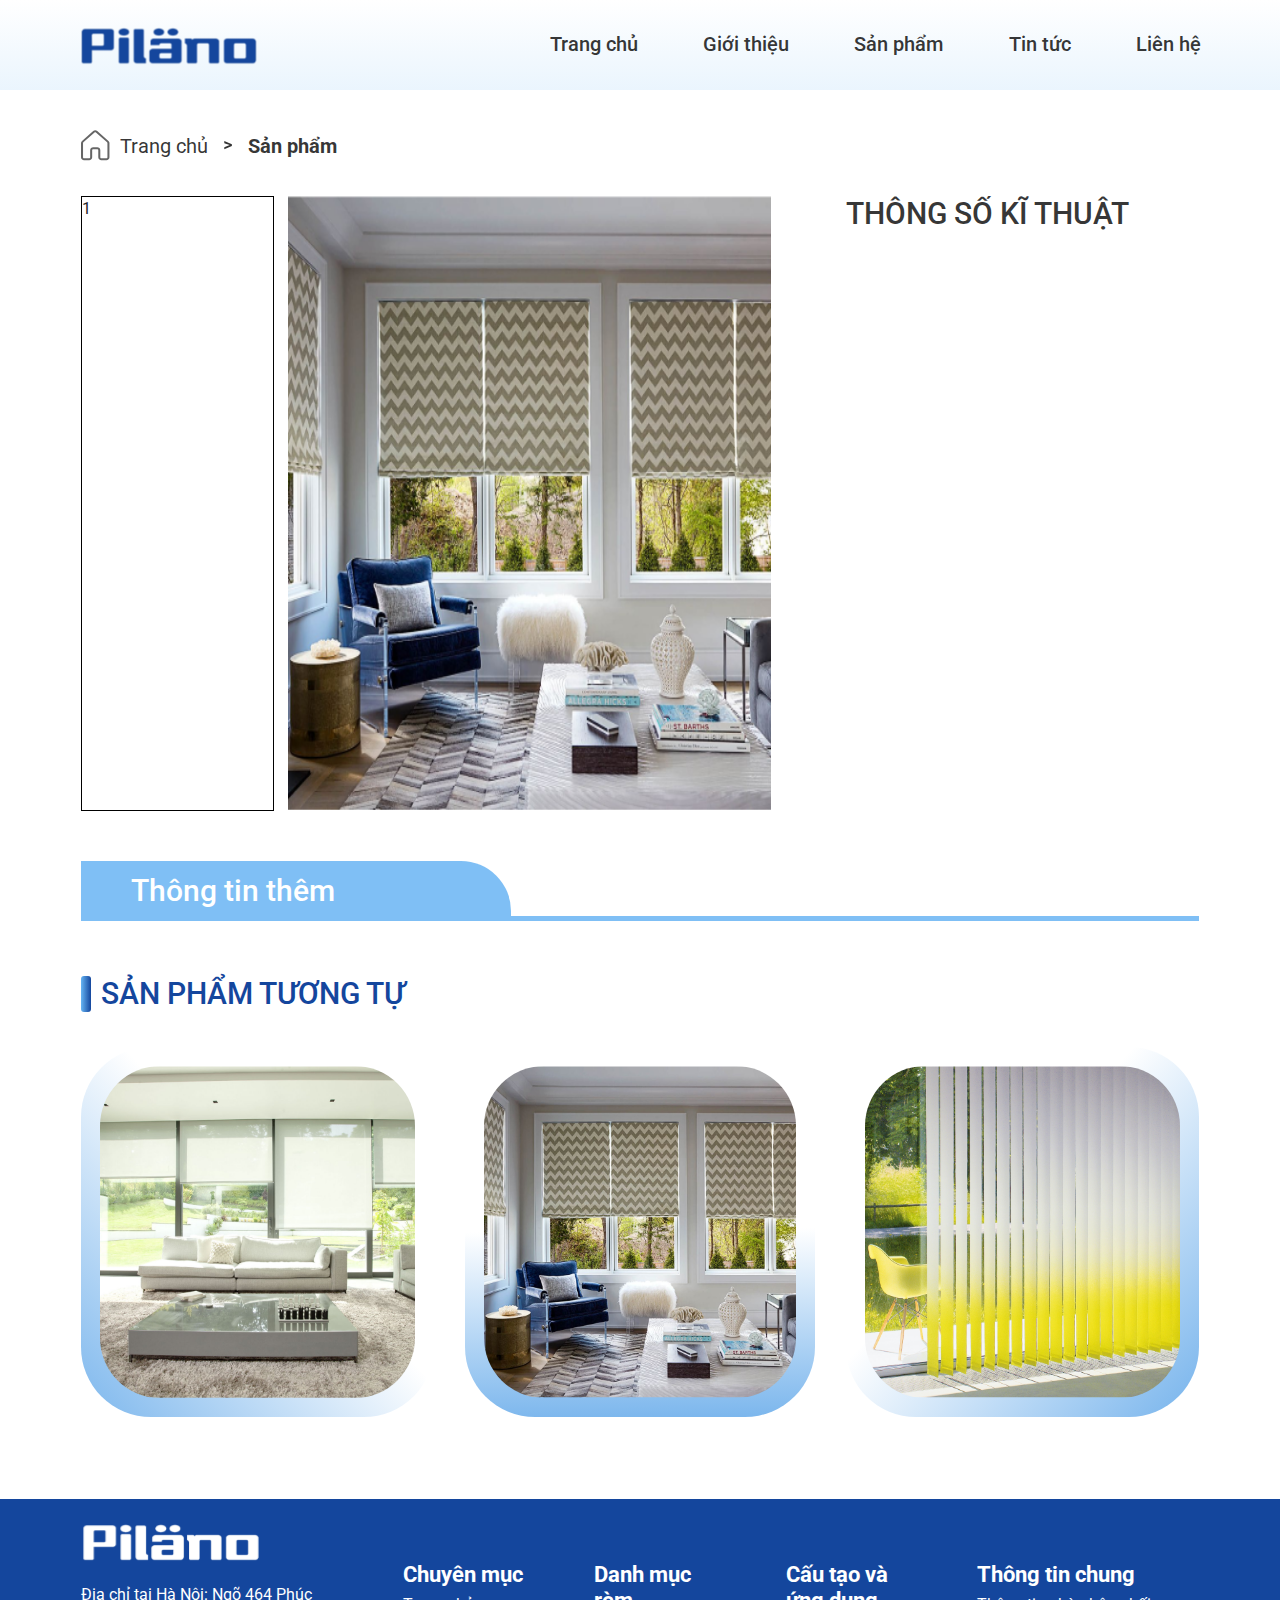
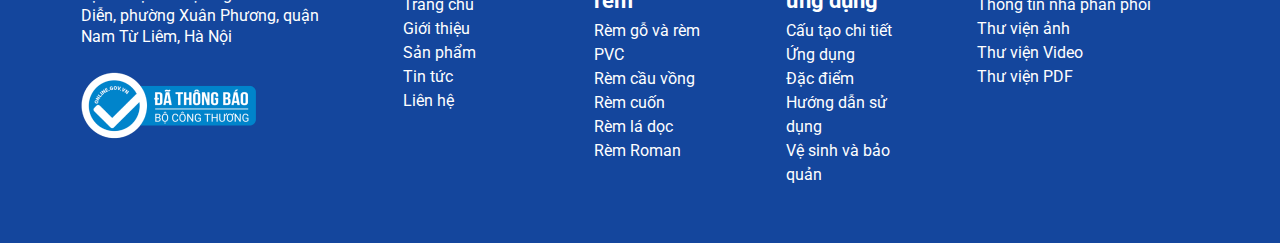
<file: ProductDetails.html>
<!DOCTYPE html>
<html lang="en">
  <head>
    <meta charset="UTF-8" />
    <meta http-equiv="X-UA-Compatible" content="IE=edge" />
    <meta name="viewport" content="width=device-width, initial-scale=1.0" />
    <!-- Latest compiled and minified CSS -->
    <link
      rel="stylesheet"
      href="https://maxcdn.bootstrapcdn.com/bootstrap/4.5.2/css/bootstrap.min.css"
    />
    <!-- jQuery library -->
    <script src="https://ajax.googleapis.com/ajax/libs/jquery/3.5.1/jquery.min.js"></script>
    <!-- Popper JS -->
    <script src="https://cdnjs.cloudflare.com/ajax/libs/popper.js/1.16.0/umd/popper.min.js"></script>
    <!-- Latest compiled JavaScript -->
    <script src="https://maxcdn.bootstrapcdn.com/bootstrap/4.5.2/js/bootstrap.min.js"></script>
    <title>Product Details</title>
    <link rel="stylesheet" href="/static/css/main.css" />
    <link rel="stylesheet" href="/static/css/response.css" />
  </head>
  <body>
    <header class="active custom-padding">
      <div class="container-box flex-2">
        <a href="./index.html" class="logo-box">
          <img src="/static/images/home/logo-page.svg" alt="" />
        </a>
        <div class="nav-box">
          <img src="./static/images/home/nav.svg" alt="" />
        </div>
        <ul class="navigation flex-2">
          <div class="close"></div>
          <li><a href="./index.html">Trang chủ</a></li>
          <li><a href="./Introduce.html">Giới thiệu</a></li>
          <li><a href="./Products.html">Sản phẩm</a></li>
          <li><a href="./Articles.html">Tin tức</a></li>
          <li><a href="./Contact.html">Liên hệ</a></li>
        </ul>
      </div>
    </header>

    <section
      class="bread-crumb custom-padding container-box d-flex align-items-center"
    >
      <img src="/static/images/breadcrumb/home-icon.svg" alt="" class="home" />
      <a href="/">Trang chủ</a>
      <img src="/static/images/breadcrumb/to-right.svg" alt="" class="right" />
      <a href="./Contact.html" class="current-page">Sản phẩm</a>
    </section>

    <section class="product-details container-box">
      <div class="details">
        <div class="container-fluid">
          <div class="row">
            <div class="col-12 col-sm-12 col-xl-8 image-box" >
              <div class="left-side">1</div>
              <div class="right-side">
                <img src="./static/images/products/product-2.png" alt="">
              </div>
            </div>
            <div class="col-12 col-sm-12 col-xl-4 short-description"><p class="title">THÔNG SỐ KĨ THUẬT</p></div>
            <div class="col-12">
              <div class="title-details">Thông tin thêm</div>
              <div class="divider"></div>
            </div>
          </div>
        </div>
      </div>
      <div class="related-products">
        <div class="products container-fluid">
          <p class="title-type-1">
            Sản phẩm tương tự <span class="divider"></span>
          </p>
          <div class="row">
            <div class="col-6 col-sm-6 col-xl-4 product">
              <div class="box">
                <img src="/static/images/products/product-1.png" alt="" />
                <p class="product-name">Rèm cầu vồng</p>
                <div class="short-description">
                  <p>
                    Đây thật sự là một sản phẩm của nghệ thuật trong ngành trang
                    trí nội thất giúp điều chỉnh ánh sáng cho không gian sống
                    một cách tuyệt vời nhất. Mành cầu vồng mang phong cách hiện
                    đại, kiểu dáng sang trọng. Bề mặt vải có tác dụng cản nhiệt,
                    cản sáng...
                  </p>
                </div>
              </div>
            
            </div>
            <div class="col-6 col-sm-6 col-xl-4 product">
              <div class="box">
                <img src="/static/images/products/product-2.png" alt="" />
                <p class="product-name">Rèm cầu vồng</p>
                <div class="short-description">
                  <p>
                    Đây thật sự là một sản phẩm của nghệ thuật trong ngành trang
                    trí nội thất giúp điều chỉnh ánh sáng cho không gian sống
                    một cách tuyệt vời nhất. Mành cầu vồng mang phong cách hiện
                    đại, kiểu dáng sang trọng. Bề mặt vải có tác dụng cản nhiệt,
                    cản sáng...
                  </p>
                </div>
              </div>
              
            </div>
            <div class="col-6 col-sm-6 col-xl-4 product">
              <div class="box">
                <img src="/static/images/products/product-3.png" alt="" />
                <p class="product-name">Rèm cầu vồng</p>
                <div class="short-description">
                  <p>
                    Đây thật sự là một sản phẩm của nghệ thuật trong ngành trang
                    trí nội thất giúp điều chỉnh ánh sáng cho không gian sống
                    một cách tuyệt vời nhất. Mành cầu vồng mang phong cách hiện
                    đại, kiểu dáng sang trọng. Bề mặt vải có tác dụng cản nhiệt,
                    cản sáng...
                  </p>
                </div>
              </div>
              
          </div>
        </div>
      </div>
    </section>

    <footer>
      <div class="container-box">
        <div class="container-fluid">
          <div class="row">
            <div class="col-24 col-sm-4 col-xl-3 logo-box">
              <img
                src="/static/images/home/logo-footer.svg"
                alt=""
                class="logo"
              />
              <p>
                Địa chỉ tại Hà Nội: Ngõ 464 Phúc Diễn, phường Xuân Phương, quận
                Nam Từ Liêm, Hà Nội
              </p>
              <img
                src="/static/images/home/notification.png"
                alt=""
                class="noti"
              />
            </div>
            <div class="col-24 col-sm-4 col-xl-2 menu-box">
              <p>Chuyên mục</p>
              <ul>
                <li><a href="./index.html">Trang chủ</a></li>
                <li><a href="./Introduce.html">Giới thiệu</a></li>
                <li><a href="./Products.html">Sản phẩm</a></li>
                <li><a href="./Articles.html">Tin tức</a></li>
                <li><a href="./Contact.html">Liên hệ</a></li>
              </ul>
            </div>
            <div class="col-24 col-sm-4 col-xl-2 categories-box">
              <p>Danh mục rèm</p>
              <ul>
                <li><a href="/">Rèm gỗ và rèm PVC</a></li>
                <li><a href="/">Rèm cầu vồng</a></li>
                <li><a href="/">Rèm cuốn</a></li>
                <li><a href="/">Rèm lá dọc</a></li>
                <li><a href="/">Rèm Roman</a></li>
              </ul>
            </div>
            <div class="col-24 col-sm-4 col-xl-2 menu-footer-1">
              <p>Cấu tạo và ứng dụng</p>
              <ul>
                <li><a href="/">Cấu tạo chi tiết</a></li>
                <li><a href="/">Ứng dụng</a></li>
                <li><a href="/">Đặc điểm</a></li>
                <li><a href="/">Hướng dẫn sử dụng</a></li>
                <li><a href="/">Vệ sinh và bảo quản</a></li>
              </ul>
            </div>
            <div class="col-24 col-sm-4 col-xl-3 menu-footer-2">
              <p>Thông tin chung</p>
              <ul>
                <li><a href="/">Thông tin nhà phân phối</a></li>
                <li><a href="/">Thư viện ảnh</a></li>
                <li><a href="/">Thư viện Video</a></li>
                <li><a href="/">Thư viện PDF</a></li>
              </ul>
            </div>
          </div>
        </div>
      </div>
    </footer>
  </body>
</html>
</file>
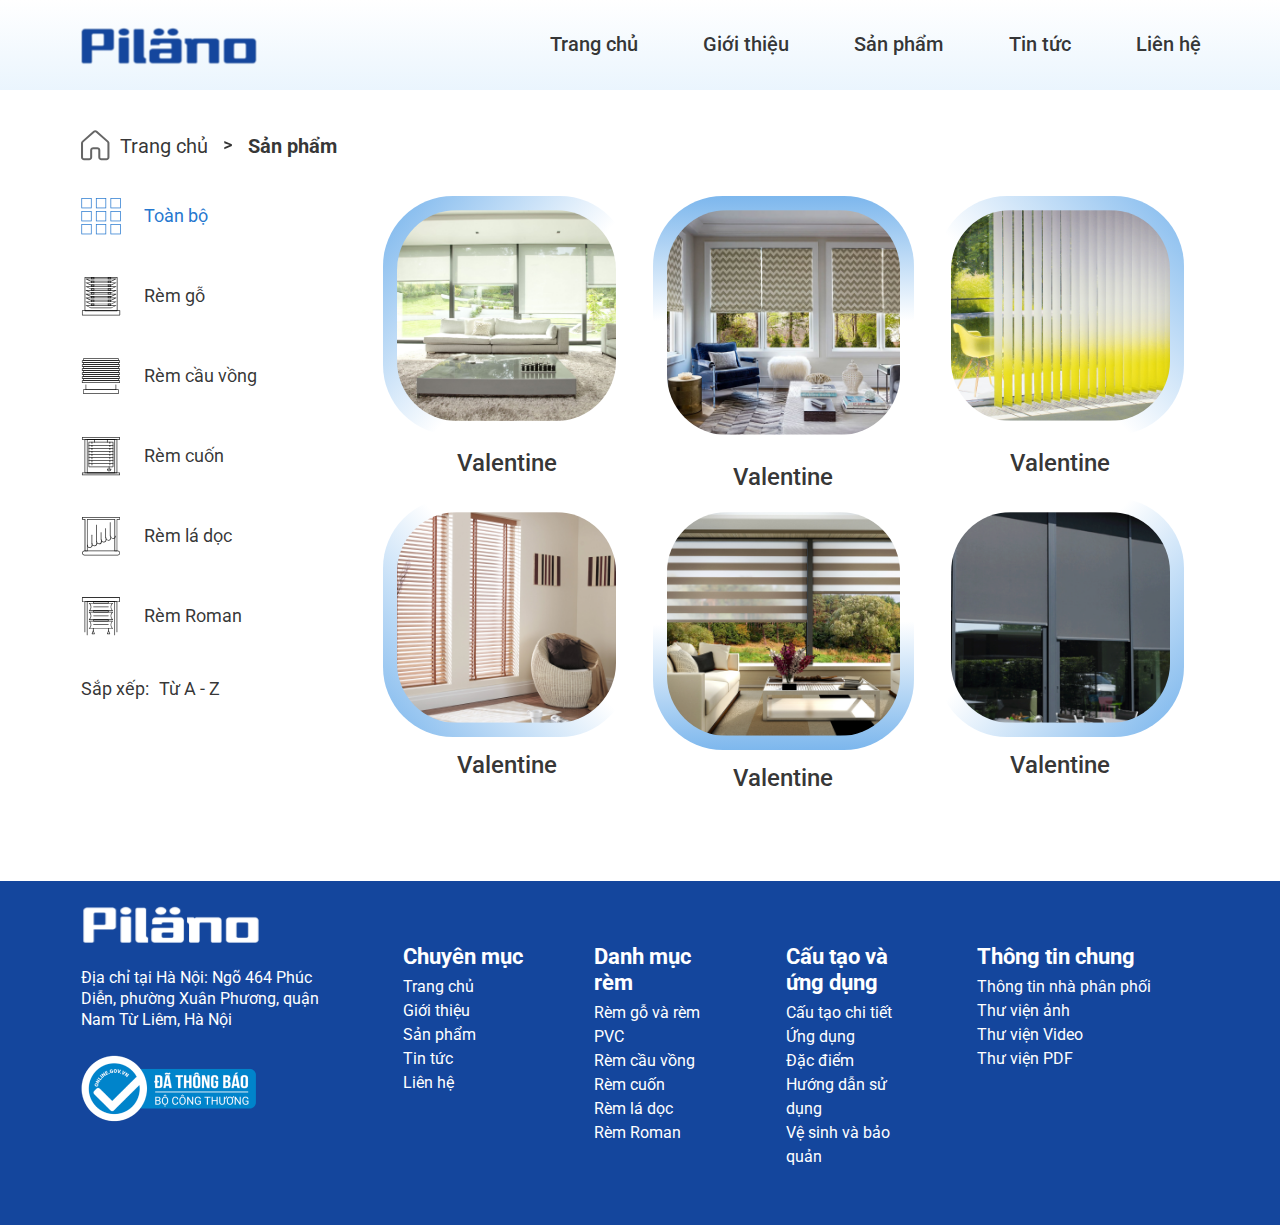
<file: Products.html>
<!DOCTYPE html>
<html lang="en">
  <head>
    <meta charset="UTF-8" />
    <meta http-equiv="X-UA-Compatible" content="IE=edge" />
    <meta name="viewport" content="width=device-width, initial-scale=1.0" />
    <!-- Latest compiled and minified CSS -->
    <link
      rel="stylesheet"
      href="https://maxcdn.bootstrapcdn.com/bootstrap/4.5.2/css/bootstrap.min.css"
    />
    <!-- jQuery library -->
    <script src="https://ajax.googleapis.com/ajax/libs/jquery/3.5.1/jquery.min.js"></script>
    <!-- Popper JS -->
    <script src="https://cdnjs.cloudflare.com/ajax/libs/popper.js/1.16.0/umd/popper.min.js"></script>
    <!-- Latest compiled JavaScript -->
    <script src="https://maxcdn.bootstrapcdn.com/bootstrap/4.5.2/js/bootstrap.min.js"></script>
    <title>Products</title>
    <link rel="stylesheet" href="/static/css/main.css" />
    <link rel="stylesheet" href="/static/css/response.css" />
  </head>
  <body>
    <header class="active custom-padding">
      <div class="container-box flex-2">
        <a href="./index.html" class="logo-box">
          <img src="/static/images/home/logo-page.svg" alt="" />
        </a>
        <div class="nav-box">
          <img src="./static/images/home/nav.svg" alt="" />
        </div>
        <ul class="navigation flex-2">
          <div class="close"></div>
          <li><a href="./index.html">Trang chủ</a></li>
          <li><a href="./Introduce.html">Giới thiệu</a></li>
          <li><a href="./Products.html">Sản phẩm</a></li>
          <li><a href="./Articles.html">Tin tức</a></li>
          <li><a href="./Contact.html">Liên hệ</a></li>
        </ul>
      </div>
    </header>

    <section
      class="bread-crumb custom-padding container-box d-flex align-items-center"
    >
      <img src="/static/images/breadcrumb/home-icon.svg" alt="" class="home" />
      <a href="/">Trang chủ</a>
      <img src="/static/images/breadcrumb/to-right.svg" alt="" class="right" />
      <a href="./Contact.html" class="current-page">Sản phẩm</a>
    </section>

    <section class="products-page container-box">
      <div class="container-fluid">
        <div class="row">
          <div class="left-side col-12 col-sm-12 col-lg-3 col-xl-3">
            <div class="categories-container">
              <div class="categories-box">
                <div class="box d-flex align-items-center">
                  <img src="/static/images/home/all.svg" alt="" />
                  <p class="active">Toàn bộ</p>
                </div>
                <div class="box d-flex align-items-center">
                  <img src="/static/images/home/rem-go.svg" alt="" />
                  <p>Rèm gỗ</p>
                </div>
                <div class="box d-flex align-items-center">
                  <img src="/static/images/home/rem-cau-vong.svg" alt="" />
                  <p>Rèm cầu vồng</p>
                </div>
                <div class="box d-flex align-items-center">
                  <img src="/static/images/home/rem-cuon.svg" alt="" />
                  <p>Rèm cuốn</p>
                </div>
                <div class="box d-flex align-items-center">
                  <img src="/static/images/home/rem-la-doc.svg" alt="" />
                  <p>Rèm lá dọc</p>
                </div>
                <div class="box d-flex align-items-center">
                  <img src="/static/images/home/rem-roman.svg" alt="" />
                  <p>Rèm Roman</p>
                </div>
              </div>
            </div>
            <div class="sort box d-flex align-items-center">
              <p>Sắp xếp:</p>
              <p>Từ A - Z</p>
            </div>
          </div>
          <div class="right-side col-12 col-sm-12 col-lg-9 col-xl-9">
            <div class="container-fluid">
              <div class="row">
                <div class="col-6 col-sm-6 col-xl-4 product">
                  <div class="box">
                    <img src="/static/images/products/product-1.png" alt="" />
                  </div>
                  <div class="content">
                    <a href="./ProductDetails.html" class="product-name"
                      >Valentine</a
                    >
                  </div>
                </div>
                <div class="col-6 col-sm-6 col-xl-4 product">
                  <div class="box">
                    <img src="/static/images/products/product-2.png" alt="" />
                  </div>
                  <div class="content">
                    <p class="product-name">Valentine</p>
                  </div>
                </div>
                <div class="col-6 col-sm-6 col-xl-4 product">
                  <div class="box">
                    <img src="/static/images/products/product-3.png" alt="" />
                  </div>
                  <div class="content">
                    <p class="product-name">Valentine</p>
                  </div>
                </div>
                <div class="col-6 col-sm-6 col-xl-4 product">
                  <div class="box">
                    <img src="/static/images/products/product-4.png" alt="" />
                  </div>
                  <div class="content">
                    <p class="product-name">Valentine</p>
                  </div>
                </div>
                <div class="col-6 col-sm-6 col-xl-4 product">
                  <div class="box">
                    <img src="/static/images/products/product-5.png" alt="" />
                  </div>
                  <div class="content">
                    <p class="product-name">Valentine</p>
                  </div>
                </div>
                <div class="col-6 col-sm-6 col-xl-4 product">
                  <div class="box">
                    <img src="/static/images/products/product-6.png" alt="" />
                  </div>
                  <div class="content">
                    <p class="product-name">Valentine</p>
                  </div>
                </div>
              </div>
            </div>
          </div>
        </div>
      </div>
    </section>

    <footer>
      <div class="container-box">
        <div class="container-fluid">
          <div class="row">
            <div class="col-24 col-sm-4 col-xl-3 logo-box">
              <img
                src="/static/images/home/logo-footer.svg"
                alt=""
                class="logo"
              />
              <p>
                Địa chỉ tại Hà Nội: Ngõ 464 Phúc Diễn, phường Xuân Phương, quận
                Nam Từ Liêm, Hà Nội
              </p>
              <img
                src="/static/images/home/notification.png"
                alt=""
                class="noti"
              />
            </div>
            <div class="col-24 col-sm-4 col-xl-2 menu-box">
              <p>Chuyên mục</p>
              <ul>
                <li><a href="./index.html">Trang chủ</a></li>
                <li><a href="./Introduce.html">Giới thiệu</a></li>
                <li><a href="./Products.html">Sản phẩm</a></li>
                <li><a href="./Articles.html">Tin tức</a></li>
                <li><a href="./Contact.html">Liên hệ</a></li>
              </ul>
            </div>
            <div class="col-24 col-sm-4 col-xl-2 categories-box">
              <p>Danh mục rèm</p>
              <ul>
                <li><a href="/">Rèm gỗ và rèm PVC</a></li>
                <li><a href="/">Rèm cầu vồng</a></li>
                <li><a href="/">Rèm cuốn</a></li>
                <li><a href="/">Rèm lá dọc</a></li>
                <li><a href="/">Rèm Roman</a></li>
              </ul>
            </div>
            <div class="col-24 col-sm-4 col-xl-2 menu-footer-1">
              <p>Cấu tạo và ứng dụng</p>
              <ul>
                <li><a href="/">Cấu tạo chi tiết</a></li>
                <li><a href="/">Ứng dụng</a></li>
                <li><a href="/">Đặc điểm</a></li>
                <li><a href="/">Hướng dẫn sử dụng</a></li>
                <li><a href="/">Vệ sinh và bảo quản</a></li>
              </ul>
            </div>
            <div class="col-24 col-sm-4 col-xl-3 menu-footer-2">
              <p>Thông tin chung</p>
              <ul>
                <li><a href="/">Thông tin nhà phân phối</a></li>
                <li><a href="/">Thư viện ảnh</a></li>
                <li><a href="/">Thư viện Video</a></li>
                <li><a href="/">Thư viện PDF</a></li>
              </ul>
            </div>
          </div>
        </div>
      </div>
    </footer>
  </body>
</html>
</file>
<file: static/css/main.css>
@import url("https://fonts.googleapis.com/css2?family=Roboto:ital,wght@0,100;0,300;0,400;0,500;0,700;0,900;1,100;1,300;1,400;1,500;1,700;1,900&display=swap");
* {
  margin: 0;
  padding: 0;
  box-sizing: border-box;
  scroll-behavior: smooth;
}

body {
  font-family: "Roboto";
  width: 100%;
  overflow-x: hidden;
}

*::-webkit-scrollbar {
  /* WebKit */
  -webkit-box-shadow: inset 0 0 6px rgba(0, 0, 0, 0.3);
  width: 5px;
  height: 100%;
}

*::-webkit-scrollbar-thumb {
  background: #14469d;
  border-radius: 3px;
  -webkit-border-radius: 3px;
  -moz-border-radius: 3px;
  -ms-border-radius: 3px;
  -o-border-radius: 3px;
}

p,
a {
  font-size: 18px;
  font-weight: 400;
  line-height: 21px;
  color: rgba(0, 0, 0, 0.8);
}

p,
a,
ul {
  margin-bottom: 0px !important;
}

a:hover {
  color: #2678cf;
}

li.active a {
  color: #2678cf;
}

.container-box {
  width: calc(87.3% + 30px);
  margin: 0 auto;
  height: 100%;
}

.divider {
  height: 10px;
  width: 266px;
  background: linear-gradient(90deg, #66b4f3 0%, #14469d 100%);
  border-radius: 3px;
  -webkit-border-radius: 3px;
  -moz-border-radius: 3px;
  -ms-border-radius: 3px;
  -o-border-radius: 3px;
}

.custom-padding {
  padding: 0px 15px;
}

.bread-crumb {
  margin-top: 180px;
  margin-bottom: 45px;
}
.bread-crumb a {
  font-size: 26px;
  line-height: 30px;
  text-decoration: none;
}
.bread-crumb .current-page {
  font-weight: 700;
}
.bread-crumb .home {
  margin-right: 10px;
}
.bread-crumb .right {
  margin: 0px 16px;
}

.article-title {
  display: inline-block;
  font-size: 22px;
  line-height: 26px;
  font-weight: 500;
  text-decoration: none !important;
  text-align: center;
  height: 26px;
  overflow: hidden;
}

.article-title:hover {
  color: #1c64bc;
}

.product-name {
  display: block;
  font-size: 36px;
  font-weight: 500;
  line-height: 42px;
  text-align: center;
  height: 42px;
  text-decoration: none !important;
  text-align: center;
  overflow: hidden;
}

.short-description {
  text-align: justify;
  line-height: 21px;
  overflow: hidden;
}

.title-type-1 {
  font-weight: 500;
  font-size: 42px;
  line-height: 49px;
  text-transform: uppercase;
  color: #14469d;
}

.flex-1 {
  display: flex;
  align-items: center;
  justify-content: center;
}

.flex-2 {
  display: flex;
  align-items: center;
  justify-content: space-between;
}

.btn-1 {
  color: #fff;
  text-align: center;
}

.btn-1.submit {
  background: #2a95ef;
  border-radius: 28px;
  -webkit-border-radius: 28px;
  -moz-border-radius: 28px;
  -ms-border-radius: 28px;
  -o-border-radius: 28px;
  width: 192px;
  height: 65px;
  border: none;
  cursor: pointer;
  font-weight: bold;
  font-size: 22px;
  line-height: 26px;
}

header {
  position: fixed;
  top: 0;
  left: 0;
  width: 100%;
  height: 110px;
  background: rgba(255, 255, 255, 0.7);
  z-index: 100;
  overflow: hidden;
  padding: 0px;
}
header .logo-box {
  width: 223px;
}
header .logo-box img {
  width: 100%;
}
header .nav-box {
  display: none;
}
header .navigation {
  width: 58%;
  height: 100%;
}
header .navigation .close {
  display: none;
}
header .navigation li {
  list-style: none;
}
header .navigation li a {
  font-weight: 500;
  font-size: 26px;
  line-height: 30px;
  text-decoration: none;
}

header.active {
  background: #fff;
}

header.active:after {
  content: "";
  position: absolute;
  top: 0px;
  left: 0;
  width: 100%;
  height: 100%;
  background: linear-gradient(180deg, rgba(187, 222, 250, 0.3) 0%, white 100%);
  transform: rotate(180deg);
  z-index: -1;
}

.banner-home {
  position: relative;
  height: 1200px;
}
.banner-home > img {
  position: absolute;
  top: 0;
  left: 0;
  width: 100%;
  height: 100%;
  z-index: -1;
  border-radius: 2000px/500px;
  -webkit-border-radius: 2000px/500px;
  -moz-border-radius: 2000px/500px;
  -ms-border-radius: 2000px/500px;
  -o-border-radius: 2000px/500px;
  border-top-left-radius: 0px;
  border-top-right-radius: 0px;
  transform: scale(1.1);
  -webkit-transform: scale(1.1);
  -moz-transform: scale(1.1);
  -ms-transform: scale(1.1);
  -o-transform: scale(1.1);
}
.banner-home .button {
  position: absolute;
  top: 20%;
  left: 20%;
  height: 120px;
  width: 120px;
  cursor: pointer;
}
.banner-home .button img {
  position: relative;
  width: 100%;
  height: 100%;
}
.banner-home .button .description-box {
  position: absolute;
  top: 100px;
  left: 120px;
  width: 390px;
  background: white;
  border-radius: 10px;
  padding: 22px;
  -webkit-border-radius: 10px;
  -moz-border-radius: 10px;
  -ms-border-radius: 10px;
  -o-border-radius: 10px;
}
.banner-home .button .description-box .title-box {
  font-size: 500px;
  font-size: 26px;
  text-transform: uppercase;
  line-height: 30px;
  color: #14469d;
  text-align: center;
}
.banner-home .button .description-box .descriptions {
  margin-top: 12px;
  font-size: 26px;
  line-height: 30px;
  color: #000;
}
.banner-home .button .description-box:before {
  content: "";
  position: absolute;
  top: -10px;
  left: -80px;
  width: 150px;
  height: 3px;
  background: #14469d;
  transform: rotateZ(20deg);
  -webkit-transform: rotateZ(20deg);
  -moz-transform: rotateZ(20deg);
  -ms-transform: rotateZ(20deg);
  -o-transform: rotateZ(20deg);
  z-index: -1;
}

.introduce-home {
  margin-top: 130px;
}
.introduce-home .content {
  flex-direction: column;
  padding: 40px 70px 40px 40px;
}
.introduce-home .content > img {
  position: absolute;
  top: 0;
  left: 0;
  width: 100%;
  height: 100%;
  z-index: -1;
}
.introduce-home .content .info {
  margin-top: 75px;
}
.introduce-home .content .info img {
  margin-bottom: 5px;
  max-width: 150px;
}
.introduce-home .content .info .number {
  font-size: 38px;
  line-height: 41px;
  font-weight: 700;
  color: #2a95ef;
}
.introduce-home .content .info p {
  font-size: 22px;
  line-height: 26px;
}
.introduce-home .content .info div:nth-child(2) .number {
  color: #475cca;
}
.introduce-home .content .info div:nth-child(3) .number {
  color: #ef4e14;
}
.introduce-home .content .short-description {
  height: 126px;
  margin-top: 35px;
}
.introduce-home .content > a {
  display: block;
  width: 100%;
  margin-top: 30px;
  text-align: right;
  font-style: italic;
  color: #2175ce;
}
.introduce-home .image-box {
  padding: 0;
}
.introduce-home .image-box img {
  width: 115%;
  height: 100%;
}

.products-home {
  position: relative;
  margin-top: 70px;
  min-height: 800px;
}
.products-home .title-type-1 {
  text-align: center;
}
.products-home .tree-1 {
  position: absolute;
  top: 350px;
  left: 0;
  height: 400px;
  width: 400px;
  z-index: -1;
}
.products-home .tree-2 {
  position: absolute;
  height: 400px;
  width: 400px;
  top: 0;
  right: 0;
  z-index: -1;
}
.products-home .categories-box {
  margin-top: 31px;
  width: 80%;
}
.products-home .categories-box .category {
  margin-bottom: 20px;
  padding-right: 0;
  cursor: pointer;
}
.products-home .categories-box .category img {
  width: 54px;
  height: 54px;
  margin-right: 20px;
}
.products-home .categories-box .category p {
  font-size: 22px;
  line-height: 26px;
}
.products-home .products-box {
  margin-top: 32px;
}

.product {
  height: 520px;
}
.product .box {
  position: relative;
  padding: 19px;
  width: 100%;
  height: 100%;
  overflow: hidden;
  background: linear-gradient(130.7deg, rgba(38, 135, 225, 0.6) 2.82%, rgba(255, 255, 255, 0.5) 56.47%, rgba(255, 255, 255, 0) 99.99%, rgba(38, 135, 225, 0) 100%, rgba(255, 255, 255, 0) 100%);
  border-radius: 80px;
  -webkit-border-radius: 80px;
  -moz-border-radius: 80px;
  -ms-border-radius: 80px;
  -o-border-radius: 80px;
}
.product .box img {
  width: 100%;
  height: 100%;
  border-radius: 60px;
  -webkit-border-radius: 60px;
  -moz-border-radius: 60px;
  -ms-border-radius: 60px;
  -o-border-radius: 60px;
}
.product .box .product-name {
  position: absolute;
  top: -60px;
  left: 40px;
  width: calc(100% - 80px);
  height: 56px;
  background: rgba(255, 255, 255, 0.8);
  border-radius: 20px;
  font-weight: 500;
  font-size: 26px;
  line-height: 56px;
  text-align: center;
  z-index: 1;
  color: #14469d;
  -webkit-border-radius: 20px;
  -moz-border-radius: 20px;
  -ms-border-radius: 20px;
  -o-border-radius: 20px;
  transition: all 0.5s ease;
  -webkit-transition: all 0.5s ease;
  -moz-transition: all 0.5s ease;
  -ms-transition: all 0.5s ease;
  -o-transition: all 0.5s ease;
}
.product .box .short-description {
  position: absolute;
  bottom: -200px;
  left: 40px;
  width: calc(100% - 80px);
  padding: 16px 48px;
  background: rgba(255, 255, 255, 0.8);
  border-radius: 20px;
  transition: all 0.5s ease;
  -webkit-transition: all 0.5s ease;
  -moz-transition: all 0.5s ease;
  -ms-transition: all 0.5s ease;
  -o-transition: all 0.5s ease;
}
.product .box .short-description p {
  height: 126px;
  overflow: hidden;
}
.product .box:hover .product-name {
  top: 41px;
}
.product .box:hover .short-description {
  bottom: 41px;
}
.product:nth-child(2), .product:nth-child(5) {
  padding: 0px 16px;
}
.product:nth-child(2) .box {
  background: linear-gradient(179.94deg, rgba(38, 135, 225, 0.6) 0.05%, rgba(255, 255, 255, 0.5) 49.37%, rgba(255, 255, 255, 0.459702) 97.64%, rgba(255, 255, 255, 0.227273) 97.65%, rgba(38, 135, 225, 0) 97.66%, #ffffff 97.66%);
}
.product:nth-child(3) .box {
  background: linear-gradient(227.37deg, rgba(38, 135, 225, 0.6) -1.37%, rgba(255, 255, 255, 0.5) 58.55%, #ffffff 98.67%, rgba(255, 255, 255, 0) 98.68%, rgba(38, 135, 225, 0) 98.68%);
}
.product:nth-child(4) .box {
  background: linear-gradient(47.4deg, rgba(38, 135, 225, 0.6) 0%, rgba(255, 255, 255, 0.5) 55.21%, rgba(255, 255, 255, 0) 99.99%, rgba(38, 135, 225, 0) 100%, rgba(255, 255, 255, 0) 100%);
}
.product:nth-child(5) .box {
  background: linear-gradient(359.26deg, rgba(38, 135, 225, 0.6) 0.6%, rgba(255, 255, 255, 0.5) 50.48%, rgba(255, 255, 255, 0.459702) 99.31%, rgba(255, 255, 255, 0.227273) 99.32%, rgba(38, 135, 225, 0) 99.33%, #ffffff 99.33%);
}
.product:nth-child(6) .box {
  background: linear-gradient(312.42deg, rgba(38, 135, 225, 0.6) 2.94%, rgba(255, 255, 255, 0.5) 58.35%, rgba(255, 255, 255, 0) 95.44%, rgba(38, 135, 225, 0) 95.44%, #ffffff 95.44%);
}

.steps-home {
  margin-top: 85px;
}
.steps-home .title-type-1 {
  text-align: center;
}
.steps-home .steps-box {
  position: relative;
  margin-top: 10px;
  height: 240px;
  padding: 0;
  overflow-y: hidden;
  overflow-x: hidden;
}
.steps-home .steps-box > div {
  display: flex;
}
.steps-home .steps-box > div .step {
  width: 306px;
  background: #66b4f3;
  border-top-right-radius: 50%;
  border-bottom-right-radius: 50%;
  transform: scale(1.5);
  z-index: 6;
}
.steps-home .steps-box > div .step .box {
  transform: scale(0.75);
  position: relative;
  top: 40px;
  left: 40px;
  height: 240px;
  flex-direction: column;
  justify-content: flex-start;
}
.steps-home .steps-box > div .step .box img {
  height: 40px;
}
.steps-home .steps-box > div .step .box .step-name {
  margin-top: 7px;
  font-weight: 700;
  font-size: 30px;
  line-height: 34px;
  color: #fff;
  width: 100%;
}
.steps-home .steps-box > div .step .box p {
  margin-top: 8px;
  color: #fff;
  width: 90px;
  text-align: center;
  overflow: hidden;
  font-size: 18px;
}
.steps-home .steps-box > div .step:nth-child(2) {
  background: #46a4f2;
  z-index: 5;
}
.steps-home .steps-box > div .step:nth-child(3) {
  background: #2687e1;
  z-index: 4;
}
.steps-home .steps-box > div .step:nth-child(4) {
  background: #2175ce;
  z-index: 3;
}
.steps-home .steps-box > div .step:nth-child(5) {
  background: #1c64bc;
  z-index: 2;
}
.steps-home .steps-box > div .step:nth-child(6) {
  background: #14469d;
  z-index: 1;
}
.steps-home .steps-box > div .step:nth-child(6) .box {
  left: 20px;
}

.sign-up-home {
  position: relative;
  height: 900px;
  margin-top: 78px;
  overflow: hidden;
  padding-top: 40px;
}
.sign-up-home .box-bg {
  position: absolute;
  top: 0;
  left: 0;
  width: 100%;
  height: 100%;
  overflow: hidden;
  border-radius: 2000px/500px;
  -webkit-border-radius: 2000px/500px;
  -moz-border-radius: 2000px/500px;
  -ms-border-radius: 2000px/500px;
  -o-border-radius: 2000px/500px;
  border-top-left-radius: 0px;
  border-top-right-radius: 0px;
  transform: scale(1.1);
  -webkit-transform: scale(1.1);
  -moz-transform: scale(1.1);
  -ms-transform: scale(1.1);
  -o-transform: scale(1.1);
  z-index: -1;
}
.sign-up-home .box-bg .bg {
  position: absolute;
  top: 0;
  left: 0;
  width: 100%;
  height: 100%;
  z-index: -2;
}
.sign-up-home .box-bg .image {
  position: absolute;
  bottom: 0;
  right: 100px;
  width: 1100px;
  z-index: -1;
}
.sign-up-home form {
  width: 45%;
  padding: 26px 60px 33px;
  background: rgba(20, 70, 157, 0.8);
  border-radius: 60px;
}
.sign-up-home form .title-type-1 {
  color: #fff;
  text-align: center;
  margin-bottom: 41px !important;
}
.sign-up-home form input,
.sign-up-home form textarea {
  width: 100%;
  margin-bottom: 23px;
  background: #fff;
  border-radius: 20px;
  -webkit-border-radius: 20px;
  -moz-border-radius: 20px;
  -ms-border-radius: 20px;
  -o-border-radius: 20px;
  height: 53px;
  padding: 27px;
  color: #000;
  border: none;
  outline: none;
}
.sign-up-home form input::placeholder,
.sign-up-home form textarea::placeholder {
  color: #000;
}
.sign-up-home form textarea {
  height: 225px;
}

.articles-home {
  margin-top: 120px;
  height: 100%;
}
.articles-home .title-type-1 {
  text-align: center;
}
.articles-home .articles .article {
  margin-bottom: 0px;
}

.articles {
  margin-top: 31px;
}
.articles .article {
  height: 100%;
  margin-bottom: 45px;
}
.articles .article .image-box {
  width: 100%;
  height: 450px;
  overflow: hidden;
  border-top-left-radius: 50px;
  border-top-right-radius: 50px;
}
.articles .article .image-box img {
  position: relative;
  top: -30px;
  width: 100%;
  height: 100%;
  border-radius: 1500px/600px;
  -webkit-border-radius: 1500px/600px;
  -moz-border-radius: 1500px/600px;
  -ms-border-radius: 1500px/600px;
  -o-border-radius: 1500px/600px;
  border-top-left-radius: 0px;
  border-top-right-radius: 0px;
  transform: scale(1.1);
  -webkit-transform: scale(1.1);
  -moz-transform: scale(1.1);
  -ms-transform: scale(1.1);
  -o-transform: scale(1.1);
}
.articles .article .content {
  margin-top: 15px;
  padding: 0px 28px;
}
.articles .article .content .date {
  margin-bottom: 24px;
}
.articles .article .content .date img {
  margin-right: 5px;
}
.articles .article .content .date p {
  font-size: 22px;
  line-height: 26px;
  color: rgba(0, 0, 0, 0.5);
}
.articles .article .content .short-description {
  margin-top: 26px;
  height: 84px;
}
.articles .article .content .see-more {
  display: none;
}

footer {
  margin-top: 82px;
  padding-bottom: 56px;
  background: #14469d;
}
footer .menu-box,
footer .categories-box,
footer .menu-footer-1,
footer .menu-footer-2 {
  margin-top: 63px;
  padding-left: 50px;
}
footer .menu-box p,
footer .menu-box a,
footer .categories-box p,
footer .categories-box a,
footer .menu-footer-1 p,
footer .menu-footer-1 a,
footer .menu-footer-2 p,
footer .menu-footer-2 a {
  color: #fff;
}
footer .menu-box p,
footer .categories-box p,
footer .menu-footer-1 p,
footer .menu-footer-2 p {
  font-size: 22px;
  line-height: 26px;
  font-weight: 700;
  margin-bottom: 5px !important;
}
footer .menu-box ul li,
footer .categories-box ul li,
footer .menu-footer-1 ul li,
footer .menu-footer-2 ul li {
  list-style: none;
}
footer .menu-box ul li a,
footer .categories-box ul li a,
footer .menu-footer-1 ul li a,
footer .menu-footer-2 ul li a {
  margin-top: 12px;
}
footer .logo-box .logo {
  width: 223px;
}
footer .logo-box p {
  color: #fff;
}
footer .logo-box .noti {
  margin-top: 25px;
}

.contact-page .title-type-2 {
  font-size: 36px;
  line-height: 42px;
  font-weight: 500;
  margin-bottom: 18px !important;
}
.contact-page .map {
  padding-left: 0;
  height: 550px;
}
.contact-page .map img {
  width: 100%;
  height: 100%;
}
.contact-page form {
  padding-right: 0px;
}
.contact-page form input,
.contact-page form textarea {
  width: 100%;
  margin-bottom: 23px;
  background: rgba(187, 222, 250, 0.2);
  border-radius: 20px;
  padding: 0px 32px;
  border: none;
  outline: none;
  height: 53px;
  color: #000;
}
.contact-page form input::placeholder,
.contact-page form textarea::placeholder {
  color: #000;
}
.contact-page form textarea {
  height: 225px;
}
.contact-page form .submit {
  position: relative;
  left: 50%;
  transform: translateX(-50%);
  -webkit-transform: translateX(-50%);
  -moz-transform: translateX(-50%);
  -ms-transform: translateX(-50%);
  -o-transform: translateX(-50%);
}
.contact-page .address {
  margin-bottom: 30px;
}
.contact-page .address p {
  margin-top: 18px;
}

.sign-up-home.intro {
  margin-bottom: 100px;
}

.introduce-page .about .box .image-box {
  height: 131px;
  width: 131px;
  border-radius: 50%;
  background: linear-gradient(180deg, #2a95ef 0%, #12489d 100%);
  -webkit-border-radius: 50%;
  -moz-border-radius: 50%;
  -ms-border-radius: 50%;
  -o-border-radius: 50%;
  margin-right: 5px;
}
.introduce-page .about .box .image-box img {
  width: 95px;
  filter: brightness(0) invert(1);
  -webkit-filter: brightness(0) invert(1);
}
.introduce-page .about .box .number {
  top: 0;
  font-size: 130px;
  font-weight: 700;
  color: #2a95ef;
  line-height: 140px;
}
.introduce-page .about .box p {
  text-align: center;
  position: relative;
  top: -15px;
  font-size: 22px;
  line-height: 26px;
}
.introduce-page .about .box:nth-child(2) .image-box {
  background: linear-gradient(180deg, #222d92 0%, #475dca 100%);
}
.introduce-page .about .box:nth-child(2) .image-box img {
  width: 79px;
}
.introduce-page .about .box:nth-child(2) .number {
  color: #475cca;
}
.introduce-page .about .box:nth-child(3) .image-box {
  background: linear-gradient(180deg, #ef4e14 0%, #bb3301 100%);
}
.introduce-page .about .box:nth-child(3) .image-box img {
  width: 108px;
}
.introduce-page .about .box:nth-child(3) .number {
  color: #ef4e14;
}
.introduce-page .about .descriptions {
  margin-top: 60px;
  line-height: 24px;
  padding: 0px 48px;
}
.introduce-page .about .descriptions p {
  margin-bottom: 30px !important;
  text-align: justify;
}
.introduce-page .step-box .title-type-1 {
  padding-left: 30px;
}
.introduce-page .step-box .divider {
  margin-left: 30px;
}
.introduce-page .step-box .row {
  margin-top: 55px;
}
.introduce-page .step-box .row .left-side div {
  padding-right: 30px;
}
.introduce-page .step-box .row .left-side .box {
  height: 100px;
  background: #2a95ef;
  border-radius: 20px;
  margin-bottom: 22px;
  -webkit-border-radius: 20px;
  -moz-border-radius: 20px;
  -ms-border-radius: 20px;
  -o-border-radius: 20px;
  padding-left: 40px;
}
.introduce-page .step-box .row .left-side .box img {
  width: 55px;
  margin-right: 50px;
}
.introduce-page .step-box .row .left-side .box .step {
  font-size: 36px;
  line-height: 42px;
  font-weight: 700;
  color: #fff;
  margin-right: 20px;
}
.introduce-page .step-box .row .left-side .box p {
  color: #fff;
  font-size: 26px;
  line-height: 30;
}
.introduce-page .step-box .row .left-side .box.active {
  background: #14469d;
}
.introduce-page .step-box .row .right-side {
  padding-left: 30px;
  height: 710px;
}
.introduce-page .step-box .row .right-side div {
  height: 100%;
  background: #14469d;
  border-radius: 60px;
  padding: 35px 50px;
  -webkit-border-radius: 60px;
  -moz-border-radius: 60px;
  -ms-border-radius: 60px;
  -o-border-radius: 60px;
}
.introduce-page .step-box .row .right-side div img {
  width: 100%;
  height: 100%;
  border-radius: 60px;
  -webkit-border-radius: 60px;
  -moz-border-radius: 60px;
  -ms-border-radius: 60px;
  -o-border-radius: 60px;
}

.articles-page .article .content {
  margin-top: 0px;
}

.products-page .left-side .box {
  margin-bottom: 40px;
}
.products-page .left-side .box img {
  width: 50px;
  height: 50px;
  margin-right: 23px;
  cursor: pointer;
}
.products-page .left-side .box p {
  cursor: pointer;
  font-size: 22px;
  line-height: 26px;
}
.products-page .left-side .box p.active {
  color: #2678cf;
}
.products-page .left-side .sort {
  padding-left: 0px;
}
.products-page .left-side .sort p:nth-child(1) {
  margin-right: 10px;
}
.products-page .right-side .product {
  height: 100%;
}
.products-page .right-side .product .box {
  padding: 14px;
}
.products-page .right-side .product .content {
  margin-top: 7px;
}
.products-page .right-side .product:nth-child(2), .products-page .right-side .product:nth-child(5), .products-page .right-side .product:nth-child(8), .products-page .right-side .product:nth-child(11) {
  padding: 0px 8px;
}

.article-details .title-type-1,
.product-details .title-type-1 {
  position: relative;
  margin-bottom: 35px !important;
  padding-left: 20px;
}
.article-details .title-type-1 .divider,
.product-details .title-type-1 .divider {
  position: absolute;
  top: 0;
  left: 0;
  width: 10px;
  height: 100%;
  background: linear-gradient(90deg, #66b4f3 0%, #14469d 100%);
  border-radius: 3px;
}

.product-details .details {
  margin-bottom: 50px;
}
.product-details .details .image-box {
  padding-right: 60px;
  display: flex;
  justify-content: space-between;
}
.product-details .details .image-box .left-side {
  width: 28%;
  border: 1px solid #000;
}
.product-details .details .image-box .right-side {
  width: 70%;
}
.product-details .details .image-box .right-side img {
  width: 100%;
  height: 615px;
}
.product-details .details .short-description .title {
  text-transform: uppercase;
  font-weight: 500;
  font-size: 36px;
  line-height: 42px;
}
.product-details .details .title-details {
  margin-top: 50px;
  font-weight: 500;
  font-size: 36px;
  line-height: 80px;
  width: 430px;
  height: 80px;
  background: rgba(42, 149, 239, 0.6);
  color: #fff;
  padding-left: 50px;
  border-top-right-radius: 50px;
}
.product-details .details .divider {
  width: calc(100% - 430px);
  height: 5px;
  border-radius: 0;
  position: relative;
  top: -5px;
  left: 430px;
  background: rgba(42, 149, 239, 0.6);
}
.product-details .related-products .product {
  height: 480px;
}
.product-details .related-products .product .box {
  padding: 19px;
  height: 100%;
  transition: 0.5s;
  background: none;
}
.product-details .related-products .product .box img {
  border-radius: 60px;
}
.product-details .related-products .product:nth-child(1) .box {
  background: linear-gradient(47.4deg, rgba(38, 135, 225, 0.6) 0%, rgba(255, 255, 255, 0.5) 55.21%, rgba(255, 255, 255, 0) 99.99%, rgba(38, 135, 225, 0) 100%, rgba(255, 255, 255, 0) 100%);
}
.product-details .related-products .product:nth-child(2) .box {
  background: linear-gradient(359.26deg, rgba(38, 135, 225, 0.6) 0.6%, rgba(255, 255, 255, 0.5) 50.48%, rgba(255, 255, 255, 0.459702) 99.31%, rgba(255, 255, 255, 0.227273) 99.32%, rgba(38, 135, 225, 0) 99.33%, #ffffff 99.33%);
}
.product-details .related-products .product:nth-child(3) .box {
  background: linear-gradient(312.42deg, rgba(38, 135, 225, 0.6) 2.94%, rgba(255, 255, 255, 0.5) 58.35%, rgba(255, 255, 255, 0) 95.44%, rgba(38, 135, 225, 0) 95.44%, #ffffff 95.44%);
}

/*# sourceMappingURL=main.css.map */
</file>
<file: static/css/response.css>
@media (max-width: 1680px) {
  .products-home .product {
    height: 450px;
  }

  .steps-home .steps-box > div .step {
    width: 266px;
  }
  .steps-home .steps-box > div .step .box {
    left: 30px;
  }

  .product-details .related-products .product {
    height: 420px;
  }
}
@media (max-width: 1550px) {
  .title-type-1 {
    font-size: 32px;
    line-height: 36px;
  }

  .btn-1.submit {
    width: 180px;
    height: 50px;
  }

  .bread-crumb {
    margin-top: 130px;
    margin-bottom: 35px;
  }
  .bread-crumb a {
    font-size: 22px;
  }

  header {
    height: 90px;
  }
  header .navigation li a {
    font-size: 20px;
    line-height: 25px;
  }

  .banner-home {
    height: 1000px;
  }

  .products-home .product {
    height: 400px;
  }

  .steps-home .steps-box {
    height: 200px;
    overflow-x: scroll;
  }
  .steps-home .steps-box > div .step .box {
    top: 50px;
  }
  .steps-home .steps-box > div .step .box img {
    height: 30px;
  }
  .steps-home .steps-box > div .step .box .step-name {
    margin-top: 0;
    font-size: 22px;
    line-height: 32px;
  }
  .steps-home .steps-box > div .step .box p {
    margin-top: 0;
    font-size: 16px;
  }

  .sign-up-home .box-bg .image {
    right: -30px;
  }
  .sign-up-home form {
    width: 45%;
    padding: 20px 30px 25px;
  }
  .sign-up-home form input,
.sign-up-home form textarea {
    height: 40px;
    padding: 23px;
  }
  .sign-up-home form textarea {
    height: 200px;
  }

  .articles-home .article .image-box {
    height: 400px;
  }

  .introduce-page .about .box .number {
    font-size: 120px;
  }
  .introduce-page .step-box .row .left-side .box {
    height: 80px;
  }
  .introduce-page .step-box .row .left-side .box img {
    width: 40px;
    margin-right: 30px;
  }
  .introduce-page .step-box .row .left-side .box .step {
    font-size: 30px;
  }
  .introduce-page .step-box .row .left-side .box p {
    font-size: 22px;
  }
  .introduce-page .step-box .row .right-side {
    height: 590px;
  }

  .products-page .left-side .box img {
    width: 40px;
    height: 40px;
  }
  .products-page .left-side .box p {
    font-size: 20px;
  }
  .products-page .right-side .product-name {
    font-size: 24px;
  }

  .product-details .details .short-description .title {
    text-transform: uppercase;
    font-weight: 500;
    font-size: 30px;
    line-height: 36px;
  }
  .product-details .details .title-details {
    font-size: 32px;
    line-height: 60px;
    height: 60px;
  }
  .product-details .related-products .product {
    height: 400px;
  }

  .articles-page .article .image-box {
    height: 400px;
  }

  .article-details .related-articles .article .image-box {
    height: 400px;
  }

  .contact-page .title-type-2 {
    font-size: 32px;
    line-height: 38px;
  }
}
@media (max-width: 1440px) {
  p,
a {
    font-size: 16px;
  }

  .title-type-1 {
    font-size: 30px;
    line-height: 36px;
  }

  .bread-crumb a {
    font-size: 20px;
  }

  header .logo-box {
    width: 180px;
  }

  footer .logo-box .logo {
    width: 180px;
  }

  .products-home .tree-1 {
    transform: scale(0.7);
    left: -60px;
  }
  .products-home .tree-2 {
    transform: scale(0.7);
    right: -60px;
  }
  .products-home .categories-box {
    width: 100%;
  }
  .products-home .categories-box .category img {
    width: 45px;
    height: 45px;
  }
  .products-home .product {
    height: 370px;
  }

  .product .box {
    padding: 15px;
    border-radius: 70px;
  }
  .product .box .short-description {
    padding: 16px 30px;
  }

  .sign-up-home .box-bg .image {
    bottom: -30px;
    transform: scale(0.9);
  }
  .sign-up-home form .title-type-1 {
    font-size: 30px;
  }

  .articles-home .article .image-box {
    height: 360px;
  }
  .articles-home .article .content .short-description {
    margin-top: 15px;
  }

  .introduce-page .about .box .image-box {
    width: 120px;
    height: 120px;
  }
  .introduce-page .about .box .image-box img {
    width: 80px;
  }
  .introduce-page .about .box .number {
    font-size: 100px;
  }
  .introduce-page .about .box:nth-child(2) .image-box img {
    width: 75px;
  }
  .introduce-page .about .box:nth-child(3) .image-box img {
    width: 100px;
  }
  .introduce-page .step-box .row .left-side .box {
    height: 70px;
  }
  .introduce-page .step-box .row .left-side .box img {
    width: 40px;
    margin-right: 30px;
  }
  .introduce-page .step-box .row .left-side .box .step {
    font-size: 26px;
  }
  .introduce-page .step-box .row .left-side .box p {
    font-size: 20px;
  }
  .introduce-page .step-box .row .right-side {
    height: 530px;
  }
  .introduce-page .step-box .row .right-side div {
    padding: 25px 30px;
    border-radius: 70px;
  }

  .products-page .left-side .box p {
    font-size: 18px;
  }

  .product-details .details .title-details {
    font-size: 30px;
  }
  .product-details .related-products .product {
    height: 370px;
  }

  .articles-page .article .image-box {
    height: 370px;
  }

  .articles .article .content .date {
    margin-bottom: 15px;
  }
  .articles .article .content .date p {
    font-size: 18px;
  }
  .articles .article .content .article-title {
    font-size: 20px;
  }
  .articles .article .content .short-description {
    margin-top: 15px;
  }

  .article-details .related-articles .article .image-box {
    height: 370px;
  }
}
@media (max-width: 1024px) {
  header .nav-box {
    display: initial;
    cursor: pointer;
    display: flex;
    justify-content: flex-end;
  }
  header .nav-box img {
    width: 60px;
    height: 60px;
  }
  header .navigation {
    position: fixed;
    top: 0;
    left: 100%;
    width: 100%;
    height: 100%;
    background: #fff;
    flex-direction: column;
    justify-content: flex-start;
    padding-top: 50px;
    z-index: 1000;
    transition: all 0.5s ease;
  }
  header .navigation li {
    margin-bottom: 30px;
  }
  header .navigation .close {
    display: initial;
    position: absolute;
    top: 20px;
    right: 20px;
    width: 20px;
    height: 20px;
    border-radius: 2px;
    cursor: pointer;
  }
  header .navigation .close::after,
header .navigation .close::before {
    content: "";
    position: absolute;
    top: 7px;
    left: 0;
    width: 20px;
    height: 2px;
    background: #000;
  }
  header .navigation .close::before {
    transform: rotate(45deg);
  }
  header .navigation .close::after {
    transform: rotate(-45deg);
  }
  header .navigation.active {
    left: 0;
  }

  header.active:after {
    display: none;
  }

  .introduce-home {
    margin-top: 100px;
    width: 100%;
    padding: 0;
    overflow: hidden;
  }
  .introduce-home .container-fluid > .row {
    display: flex;
  }
  .introduce-home .container-fluid > .row .content {
    padding-top: 20px;
  }
  .introduce-home .container-fluid > .row .content > img {
    display: none;
  }

  .products-home .categories-box {
    width: 100%;
  }
  .products-home .categories-box .category img {
    margin-right: 7px;
  }
  .products-home .categories-box .category p {
    font-size: 18px;
  }

  .product:nth-child(odd) .box {
    background: linear-gradient(130.7deg, rgba(38, 135, 225, 0.6) 2.82%, rgba(255, 255, 255, 0.5) 56.47%, rgba(255, 255, 255, 0) 99.99%, rgba(38, 135, 225, 0) 100%, rgba(255, 255, 255, 0) 100%);
  }
  .product:nth-child(even) .box {
    background: linear-gradient(227.37deg, rgba(38, 135, 225, 0.6) -1.37%, rgba(255, 255, 255, 0.5) 58.55%, #ffffff 98.67%, rgba(255, 255, 255, 0) 98.68%, rgba(38, 135, 225, 0) 98.68%);
  }

  .sign-up-home .box-bg .image {
    right: -200px;
    bottom: -90px;
    transform: scale(0.8);
  }
  .sign-up-home form {
    width: 70%;
  }
  .sign-up-home form .title-type-1 {
    font-size: 30px;
  }

  .articles-home .articles .article {
    margin-bottom: 30px;
  }

  .introduce-page .about .box .image-box {
    width: 100px;
    height: 100px;
  }
  .introduce-page .about .box .number {
    font-size: 80px;
    line-height: 100px;
  }
  .introduce-page .about .box p {
    font-size: 16px;
  }
  .introduce-page .about .descriptions {
    margin-top: 20px;
    line-height: 24px;
  }
  .introduce-page .step-box .row {
    margin-top: 40px;
    padding: 0px 15px;
  }
  .introduce-page .step-box .row .left-side,
.introduce-page .step-box .row .right-side {
    padding: 0;
  }
  .introduce-page .step-box .row .left-side div {
    padding-right: 0;
  }

  footer .menu-footer-1 {
    padding-left: 15px;
  }

  .product-details .details .short-description {
    margin-top: 25px;
  }

  .contact-page form {
    margin-top: 25px;
    padding-left: 0px;
  }
}
@media (max-width: 768px) {
  .title-type-1 {
    font-size: 28px;
    line-height: 30px;
  }

  .bread-crumb {
    margin-top: 100px;
    margin-bottom: 30px;
  }
  .bread-crumb a {
    font-size: 22px;
  }

  header {
    height: 80px;
  }
  header .logo-box {
    width: 150px;
  }
  header .nav-box img {
    width: 50px;
    height: 50px;
  }

  footer .logo-box .logo {
    width: 150px;
  }

  .introduce-home .content {
    padding: 0 45px;
    margin-bottom: 30px;
  }

  .products-home .tree-1 {
    transform: scale(0.5);
    left: -100px;
  }
  .products-home .tree-2 {
    transform: scale(0.5);
    right: -100px;
  }
  .products-home .categories-box {
    overflow-x: scroll;
  }
  .products-home .categories-box .row {
    display: flex;
    flex-direction: row;
    width: 1140px;
  }
  .products-home .categories-box .row .category {
    width: 190px;
  }
  .products-home .product {
    height: 300px;
  }

  .articles-home .article .image-box {
    height: 300px;
  }

  .product .box .product-name {
    font-size: 20px;
  }
  .product .box .short-description p {
    height: 63px;
  }
  .product .box:hover .product-name {
    top: 31px;
  }
  .product .box:hover .short-description {
    bottom: 31px;
  }

  .sign-up-home {
    height: 700px;
  }
  .sign-up-home .box-bg .image {
    display: none;
  }
  .sign-up-home form {
    width: 100%;
  }

  .introduce-page {
    width: 100%;
  }
  .introduce-page .content .about {
    padding: 0px 30px;
  }
  .introduce-page .step-box .row .left-side {
    overflow-x: scroll;
    margin-bottom: 30px;
  }
  .introduce-page .step-box .row .left-side div {
    width: 1200px;
    display: flex;
  }
  .introduce-page .step-box .row .left-side div .box {
    display: inline-block;
    margin-bottom: 5px;
    height: 120px;
    width: 200px;
    padding-left: 0;
    display: flex;
    align-items: center;
    justify-content: space-around;
    flex-direction: column;
    padding: 10px 0px;
  }
  .introduce-page .step-box .row .left-side div .box img {
    margin-right: 0;
  }
  .introduce-page .step-box .row .left-side div .box .step {
    font-size: 22px;
    line-height: 26px;
    margin-right: 0px;
  }
  .introduce-page .step-box .row .left-side div .box p {
    font-size: 18px;
    line-height: 21px;
  }
  .introduce-page .step-box .row .right-side {
    padding: 0px 30px;
  }

  .products-page .left-side .categories-container {
    overflow-x: scroll;
    margin-bottom: 20px;
  }
  .products-page .left-side .categories-container .categories-box {
    width: 1200px;
    display: flex;
    flex-direction: row;
  }
  .products-page .left-side .categories-container .categories-box .box {
    width: 200px;
    margin-bottom: 5px;
  }

  .product-details .details .short-description .title {
    font-size: 26px;
    line-height: 30px;
  }
  .product-details .details .title-details {
    font-size: 26px;
    padding-left: 30px;
  }
  .product-details .related-products .product {
    height: 300px;
  }

  .articles-page .article .image-box {
    height: 300px;
  }

  .articles .article .content {
    padding: 0;
  }
  .articles .article .content .date {
    margin-bottom: 10px;
  }
  .articles .article .content .date p {
    font-size: 18px;
  }
  .articles .article .content .short-description {
    margin-top: 5px;
    height: 63px;
  }

  .article-details .related-articles .article .image-box {
    height: 300px;
  }

  .steps-home .steps-box {
    height: 170px;
  }
}
@media (max-width: 540px) {
  .title-type-1 {
    font-size: 24px;
    line-height: 28px;
  }

  .bread-crumb {
    margin-top: 100px;
    margin-bottom: 20px;
  }
  .bread-crumb a {
    font-size: 18px;
  }

  header {
    height: 65px;
  }
  header .logo-box {
    width: 130px;
  }
  header .nav-box img {
    width: 50px;
    height: 50px;
  }

  footer .logo-box .logo {
    width: 130px;
  }

  .banner-home {
    height: 800px;
  }
  .banner-home .button {
    top: 15%;
    left: 10%;
  }
  .banner-home .button .description-box {
    top: 100px;
    left: 60px;
    padding: 15px 20px;
    width: 320px;
  }
  .banner-home .button .description-box .title-box {
    font-size: 22px;
  }
  .banner-home .button .description-box:before {
    top: -15px;
    left: -30px;
    width: 80px;
    transform: rotateZ(30deg);
  }

  .introduce-home {
    margin-top: 60px;
  }
  .introduce-home .content {
    padding: 0 32px;
  }
  .introduce-home .content .info {
    margin-top: 30px;
  }
  .introduce-home .content .info div img {
    width: 62px;
  }
  .introduce-home .content .info div:nth-child(2) img {
    width: 50px;
  }
  .introduce-home .content .info div:nth-child(2) .number {
    margin-top: 2px;
  }
  .introduce-home .content .info div:nth-child(3) img {
    width: 90px;
  }
  .introduce-home .content .info div:nth-child(3) .number {
    margin-top: 8px;
  }

  .products-home {
    margin-top: 40px;
  }
  .products-home .tree-1 {
    transform: scale(0.4);
    left: -120px;
  }
  .products-home .tree-2 {
    transform: scale(0.4);
    right: -120px;
  }
  .products-home .product {
    height: 230px;
  }

  .product {
    margin-bottom: 30px;
  }
  .product .box {
    background: none;
    padding: 0;
    border-radius: 30px;
  }
  .product .box img {
    border-radius: 30px;
  }
  .product .box .product-name {
    width: calc(100% - 30px);
    left: 15px;
    height: 40px;
    line-height: 40px;
  }
  .product .box .short-description {
    width: calc(100% - 30px);
    left: 15px;
  }
  .product .box:hover .product-name {
    top: 20px;
  }
  .product .box:hover .short-description {
    bottom: 20px;
  }
  .product .content .product-name {
    font-size: 18px;
    line-height: 21px;
  }

  .steps-home {
    margin-top: 35px;
  }

  .sign-up-home {
    margin-top: 40px;
  }
  .sign-up-home form {
    padding: 30px 17px;
  }
  .sign-up-home form .title-type-1 {
    font-size: 24px;
    line-height: 26px;
  }

  .articles-home {
    margin-top: 50px;
  }
  .articles-home .article .image-box {
    height: 230px;
  }

  .article-details .related-articles .article .image-box {
    height: 230px;
  }

  .articles .article .image-box {
    border-top-left-radius: 30px;
    border-top-right-radius: 30px;
  }
  .articles .article .content .article-title {
    margin-top: 0px;
  }

  footer {
    margin-top: 45px;
  }
  footer .menu-box,
footer .categories-box,
footer .menu-footer-1,
footer .menu-footer-2 {
    padding-left: 15px;
    margin-top: 35px;
  }

  .introduce-page .about .row .box {
    opacity: 0;
    visibility: hidden;
    display: none !important;
  }
  .introduce-page .about .row .descriptions {
    margin-top: 0;
    padding: 0px 35px;
  }
  .introduce-page .about .row .descriptions p {
    text-align: justify;
  }
  .introduce-page .step-box .title-type-1 {
    position: relative;
    padding-left: 10px;
    margin-left: 20px;
  }
  .introduce-page .step-box .title-type-1::after {
    content: "";
    position: absolute;
    top: 0;
    left: 0;
    height: 100%;
    width: 6px;
    background: #000;
    background: linear-gradient(0deg, #66b4f3 0%, #14469d 100%);
    border-radius: 2px;
  }
  .introduce-page .step-box .divider {
    margin-left: 20px;
    display: none;
  }
  .introduce-page .step-box .row .right-side {
    padding: 0px 19px;
    height: 300px;
  }
  .introduce-page .step-box .row .right-side div {
    padding: 13px 17px;
    border-radius: 30px;
  }
  .introduce-page .step-box .row .right-side div img {
    border-radius: 30px;
  }

  .articles-page .article .image-box {
    height: 230px;
  }

  .articles .article .content {
    margin-top: 0;
  }
  .articles .article .content .date {
    display: none !important;
  }

  .article-details .related-articles .article .image-box {
    height: 230px;
  }
  .article-details .related-articles .article .content {
    margin-top: 0;
  }

  .products-page .right-side .product {
    height: 100%;
    margin-bottom: 10px;
    padding: 0px;
  }
  .products-page .right-side .product .box {
    padding: 8px;
  }
  .products-page .right-side .product .content {
    margin-top: 7px;
  }
  .products-page .right-side .product:nth-child(odd) {
    padding-right: 5px;
  }
  .products-page .right-side .product:nth-child(even) {
    padding-left: 5px;
  }

  .product-details .details .title-details {
    width: 200px;
    font-size: 22px;
    height: 50px;
    line-height: 50px;
    padding-left: 15px;
    border-top-right-radius: 30px;
  }
  .product-details .details .divider {
    left: 200px;
    width: calc(100% - 200px);
  }
  .product-details .related-products .product {
    height: 230px;
  }
  .product-details .related-products .product .box {
    padding: 0;
  }
  .product-details .related-products .product .box img {
    border-radius: 30px;
  }
}
@media (max-width: 414px) {
  .banner-home .button {
    left: 5%;
  }
  .banner-home .button .description-box {
    left: 25px;
  }
  .banner-home .button .description-box:before {
    left: 0px;
  }

  .introduce-home .content .info .number {
    font-size: 28px;
  }
  .introduce-home .content .info p {
    font-size: 18px;
  }

  .products-home .product {
    height: 180px;
  }
  .products-home .product:nth-child(even) {
    padding-left: 7.5px;
  }
  .products-home .product:nth-child(odd) {
    padding-right: 7.5px;
  }

  .product {
    margin-bottom: 15px;
  }
  .product .box .product-name {
    border-radius: 10px;
  }
  .product .box .short-description {
    display: none;
  }

  .product-details .related-products .product {
    height: 180px;
  }

  .steps-home .steps-box {
    height: 125px;
  }
  .steps-home .steps-box > div {
    position: relative;
    left: -30px;
  }
  .steps-home .steps-box > div .step {
    width: 170px;
  }
  .steps-home .steps-box > div .step .box {
    top: 60px;
    left: 20px;
  }
  .steps-home .steps-box > div .step .box img {
    height: 25px;
  }
  .steps-home .steps-box > div .step .box .step-name {
    font-size: 18px;
    line-height: 24px;
  }
  .steps-home .steps-box > div .step .box p {
    font-size: 14px;
    width: 100%;
  }

  .articles .article {
    margin-bottom: 10px;
  }
  .articles .article .image-box {
    height: 180px;
  }
  .articles .article .content .article-title {
    display: none;
  }
  .articles .article .content .short-description {
    position: relative;
    top: -10px;
    margin-top: 0;
  }
  .articles .article .content .see-more {
    display: inline-block;
    display: initial;
    display: flex;
    justify-content: flex-end;
  }
  .articles .article:nth-child(odd) {
    padding-right: 5px;
  }
  .articles .article:nth-child(even) {
    padding-left: 5px;
  }

  .articles-home .article .image-box {
    height: 180px;
  }

  .articles-page .article {
    margin-bottom: 20px;
  }
  .articles-page .article .image-box {
    height: 180px;
  }

  .article-details .related-articles .article .image-box {
    height: 180px;
  }

  .introduce-page .about .row .descriptions {
    padding: 0px 25px;
  }
  .introduce-page .step-box .title-type-1 {
    position: relative;
    padding-left: 10px;
    margin-left: 10px;
  }
  .introduce-page .step-box .row .right-side {
    padding: 0px 11px;
    height: 230px;
  }
}
@media (max-width: 375px) {
  .banner-home {
    height: 600px;
  }
  .banner-home .button {
    left: 5%;
  }
  .banner-home .button .description-box {
    top: 110px;
    left: 30px;
    padding: 15px 20px;
    width: 270px;
  }
  .banner-home .button .description-box .title-box {
    font-size: 22px;
  }
  .banner-home .button .description-box:before {
    left: -10px;
    transform: rotateZ(50deg);
  }

  .products-home {
    min-height: 300px;
  }
  .products-home .product {
    height: 160px;
  }

  .product-details .related-products .product {
    height: 160px;
  }

  .articles-home .article .image-box {
    height: 160px;
  }

  .articles-page .article .image-box {
    height: 160px;
  }

  .article-details .related-articles .article .image-box {
    height: 160px;
  }
}
@media (max-width: 320px) {
  .banner-home {
    height: 600px;
  }
  .banner-home .button {
    left: 5%;
  }
  .banner-home .button .description-box {
    top: 110px;
    left: 30px;
    padding: 15px 20px;
    width: 220px;
  }
  .banner-home .button .description-box .title-box {
    font-size: 22px;
  }
  .banner-home .button .description-box:before {
    left: -10px;
    transform: rotateZ(50deg);
  }
}

/*# sourceMappingURL=response.css.map */
</file>
